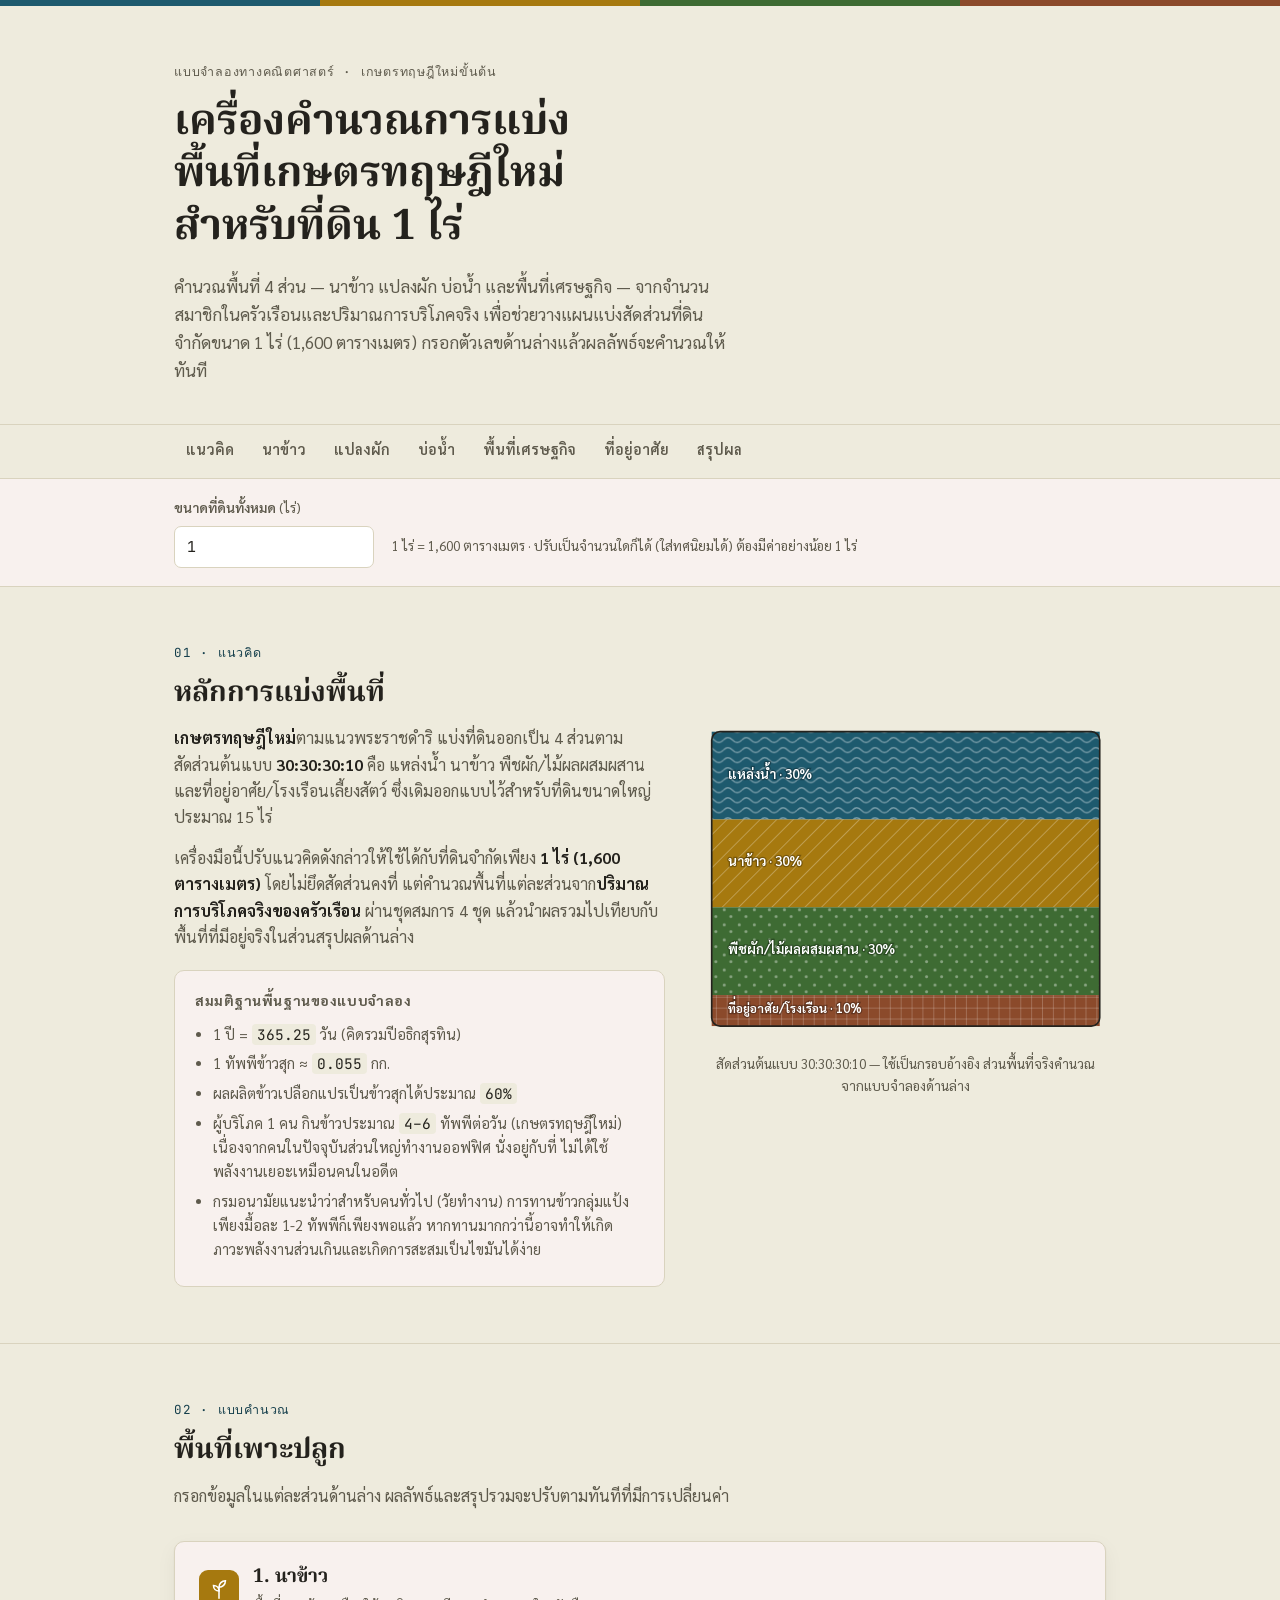
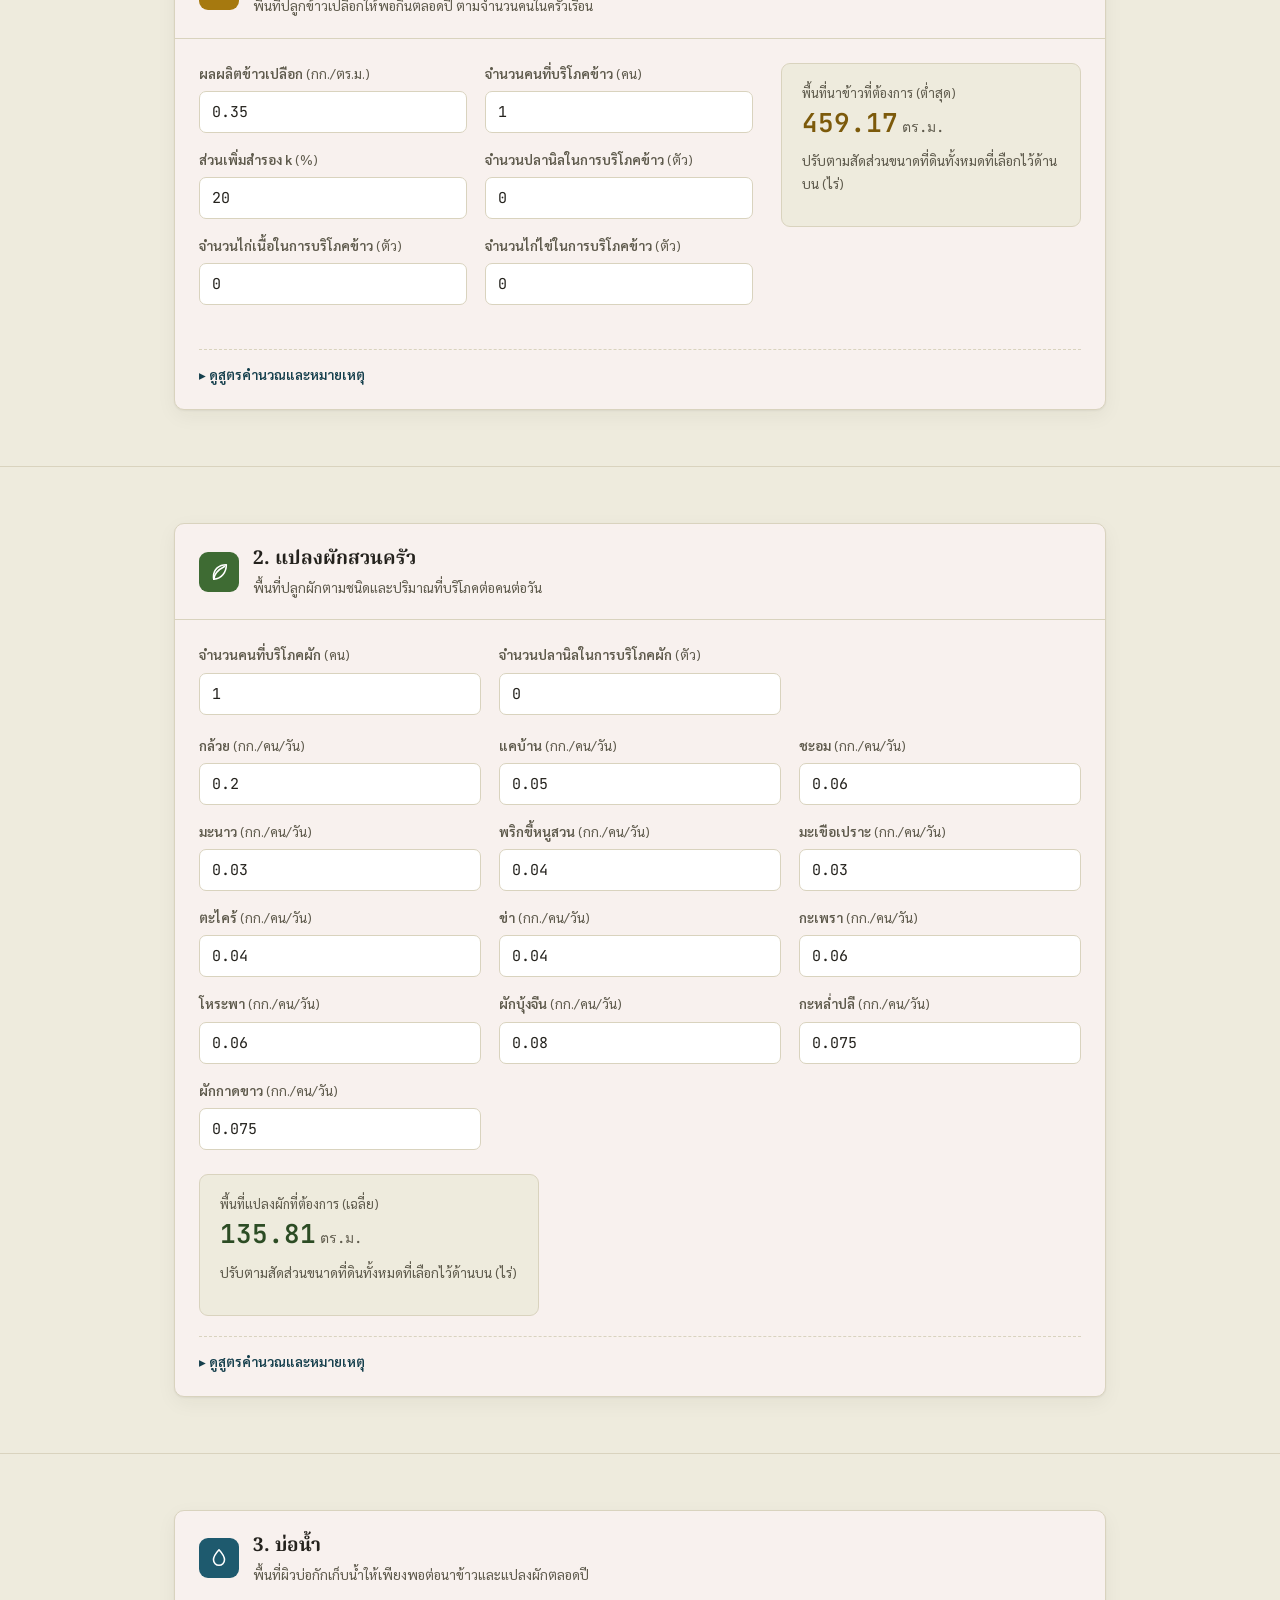
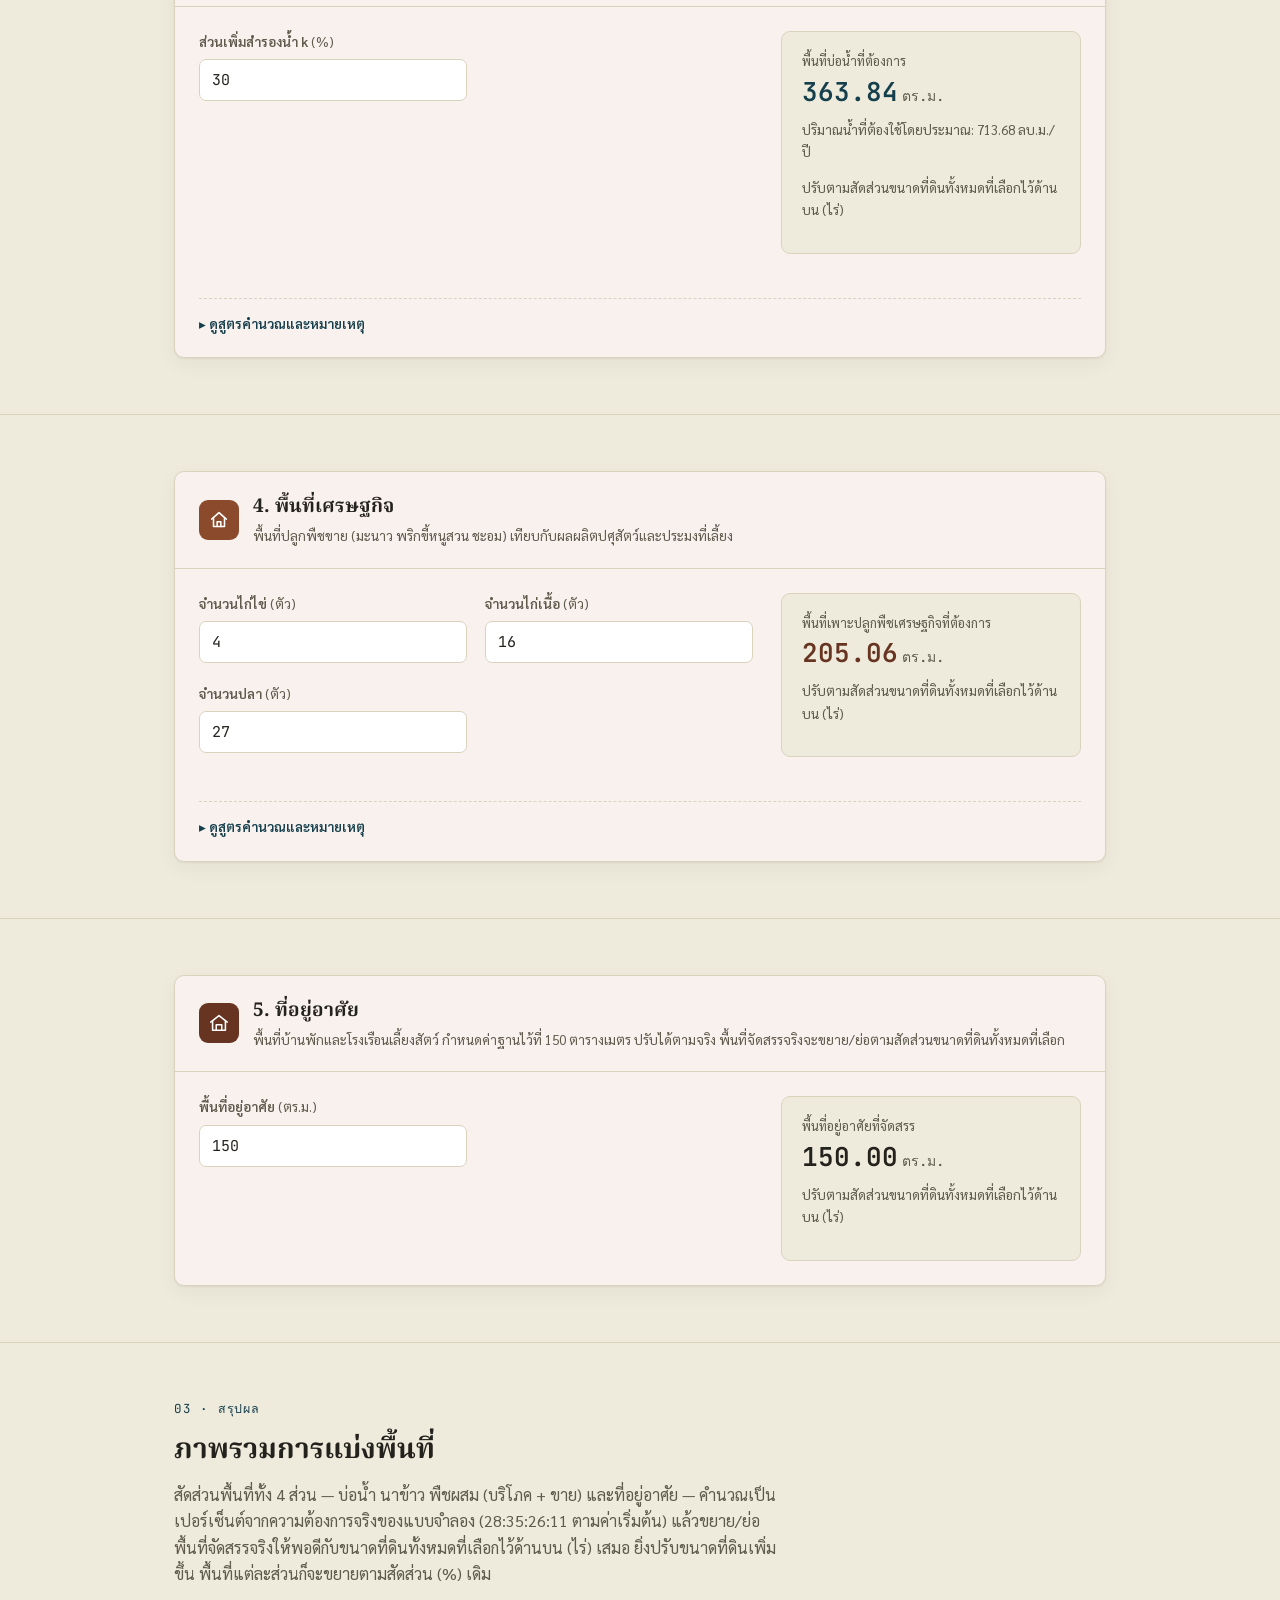
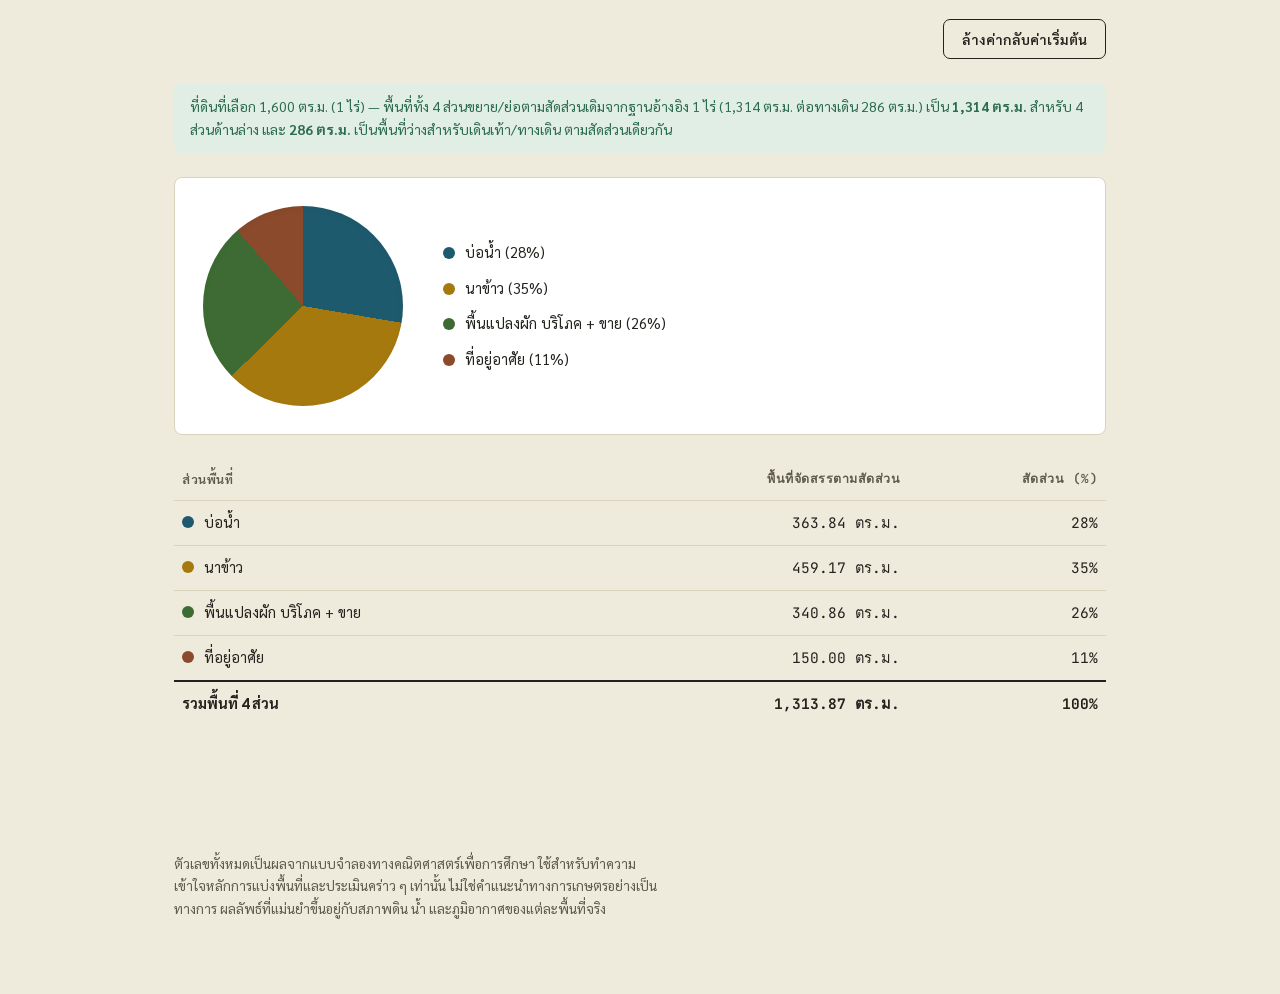
<file: index.html>
<!DOCTYPE html>
<html lang="th">
<head>
<meta charset="UTF-8">
<meta name="viewport" content="width=device-width, initial-scale=1.0">
<title>เครื่องคำนวณการแบ่งพื้นที่เกษตรทฤษฎีใหม่ · 1 ไร่</title>
<meta name="description" content="เครื่องมือคำนวณพื้นที่นาข้าว แปลงผัก บ่อน้ำ และพื้นที่เศรษฐกิจ สำหรับเกษตรทฤษฎีใหม่ในที่ดินจำกัด 1 ไร่">
<link rel="preconnect" href="https://fonts.googleapis.com">
<link rel="preconnect" href="https://fonts.gstatic.com" crossorigin>
<link href="https://fonts.googleapis.com/css2?family=Noto+Serif+Thai:wght@500;600;700&family=Sarabun:wght@300;400;500;600;700&family=JetBrains+Mono:wght@400;500;600&display=swap" rel="stylesheet">
<link rel="stylesheet" href="style.css">
</head>
<body>

<div class="brand-stripe" aria-hidden="true"><span></span><span></span><span></span><span></span></div>

<header class="site-header">
  <div class="wrap">
    <p class="eyebrow">แบบจำลองทางคณิตศาสตร์ &middot; เกษตรทฤษฎีใหม่ขั้นต้น</p>
    <h1>เครื่องคำนวณการแบ่งพื้นที่เกษตรทฤษฎีใหม่ สำหรับที่ดิน <span id="land-rai-h1">1 ไร่</span></h1>
    <p class="lede">คำนวณพื้นที่ 4 ส่วน — นาข้าว แปลงผัก บ่อน้ำ และพื้นที่เศรษฐกิจ — จากจำนวนสมาชิกในครัวเรือนและปริมาณการบริโภคจริง เพื่อช่วยวางแผนแบ่งสัดส่วนที่ดินจำกัดขนาด <span id="land-rai-lede">1 ไร่</span> (<span id="land-sqm-lede">1,600</span> ตารางเมตร) กรอกตัวเลขด้านล่างแล้วผลลัพธ์จะคำนวณให้ทันที</p>
  </div>
</header>

<nav class="toc" aria-label="สารบัญ">
  <ul>
    <li><a href="#concept">แนวคิด</a></li>
    <li><a href="#calc-rice">นาข้าว</a></li>
    <li><a href="#calc-veg">แปลงผัก</a></li>
    <li><a href="#calc-water">บ่อน้ำ</a></li>
    <li><a href="#calc-sell">พื้นที่เศรษฐกิจ</a></li>
    <li><a href="#calc-house">ที่อยู่อาศัย</a></li>
    <li><a href="#summary">สรุปผล</a></li>
  </ul>
</nav>

<main id="app">

  <section id="land-size" class="land-bar" aria-label="ปรับขนาดที่ดินทั้งหมด">
    <div class="wrap">
      <div class="field land-bar-field">
        <label for="land-rai">ขนาดที่ดินทั้งหมด <span class="unit">(ไร่)</span></label>
        <input type="number" id="land-rai" min="1" step="0.01" value="1" inputmode="decimal">
      </div>
      <p class="land-bar-note">1 ไร่ = 1,600 ตารางเมตร &middot; ปรับเป็นจำนวนใดก็ได้ (ใส่ทศนิยมได้) ต้องมีค่าอย่างน้อย 1 ไร่</p>
    </div>
  </section>

  <section id="concept">
    <div class="wrap">
      <p class="section-kicker">01 &middot; แนวคิด</p>
      <h2>หลักการแบ่งพื้นที่</h2>
      <div class="concept-grid">
        <div class="concept-text">
          <p><strong>เกษตรทฤษฎีใหม่</strong>ตามแนวพระราชดำริ แบ่งที่ดินออกเป็น 4 ส่วนตามสัดส่วนต้นแบบ <strong>30:30:30:10</strong> คือ แหล่งน้ำ นาข้าว พืชผัก/ไม้ผลผสมผสาน และที่อยู่อาศัย/โรงเรือนเลี้ยงสัตว์ ซึ่งเดิมออกแบบไว้สำหรับที่ดินขนาดใหญ่ประมาณ 15 ไร่</p>
          <p>เครื่องมือนี้ปรับแนวคิดดังกล่าวให้ใช้ได้กับที่ดินจำกัดเพียง <strong><span id="land-rai-concept">1 ไร่</span> (<span id="land-sqm-concept">1,600</span> ตารางเมตร)</strong> โดยไม่ยึดสัดส่วนคงที่ แต่คำนวณพื้นที่แต่ละส่วนจาก<strong>ปริมาณการบริโภคจริงของครัวเรือน</strong> ผ่านชุดสมการ 4 ชุด แล้วนำผลรวมไปเทียบกับพื้นที่ที่มีอยู่จริงในส่วนสรุปผลด้านล่าง</p>
          <div class="assumptions">
            <h3>สมมติฐานพื้นฐานของแบบจำลอง</h3>
            <ul>
              <li>1 ปี = <code>365.25</code> วัน (คิดรวมปีอธิกสุรทิน)</li>
              <li>1 ทัพพีข้าวสุก ≈ <code>0.055</code> กก.</li>
              <li>ผลผลิตข้าวเปลือกแปรเป็นข้าวสุกได้ประมาณ <code>60%</code></li>
              <li>ผู้บริโภค 1 คน กินข้าวประมาณ <code>4–6</code> ทัพพีต่อวัน (เกษตรทฤษฎีใหม่) เนื่องจากคนในปัจจุบันส่วนใหญ่ทำงานออฟฟิศ นั่งอยู่กับที่ ไม่ได้ใช้พลังงานเยอะเหมือนคนในอดีต</li>
              <li>กรมอนามัยแนะนำว่าสำหรับคนทั่วไป (วัยทำงาน) การทานข้าวกลุ่มแป้งเพียงมื้อละ 1-2 ทัพพีก็เพียงพอแล้ว หากทานมากกว่านี้อาจทำให้เกิดภาวะพลังงานส่วนเกินและเกิดการสะสมเป็นไขมันได้ง่าย</li>
            </ul>
          </div>
        </div>
        <div>
          <svg class="plot-diagram" viewBox="0 0 480 380" role="img" aria-label="แผนผังสัดส่วนที่ดินต้นแบบ 30:30:30:10">
            <defs>
              <pattern id="pWater" width="22" height="12" patternUnits="userSpaceOnUse">
                <path d="M0 6 Q5.5 0 11 6 T22 6" fill="none" stroke="#ffffff" stroke-opacity="0.4" stroke-width="1.6"/>
              </pattern>
              <pattern id="pRice" width="14" height="14" patternUnits="userSpaceOnUse" patternTransform="rotate(45)">
                <line x1="0" y1="0" x2="0" y2="14" stroke="#ffffff" stroke-opacity="0.32" stroke-width="2"/>
              </pattern>
              <pattern id="pCrop" width="18" height="18" patternUnits="userSpaceOnUse">
                <circle cx="5" cy="5" r="1.8" fill="#ffffff" fill-opacity="0.38"/>
                <circle cx="13" cy="13" r="1.8" fill="#ffffff" fill-opacity="0.38"/>
              </pattern>
              <pattern id="pSoil" width="13" height="13" patternUnits="userSpaceOnUse">
                <line x1="0" y1="0" x2="13" y2="0" stroke="#ffffff" stroke-opacity="0.32" stroke-width="1.5"/>
                <line x1="0" y1="0" x2="0" y2="13" stroke="#ffffff" stroke-opacity="0.32" stroke-width="1.5"/>
              </pattern>
            </defs>

            <rect x="8" y="8" width="464" height="105" fill="var(--water)"/>
            <rect x="8" y="8" width="464" height="105" fill="url(#pWater)"/>

            <rect x="8" y="113" width="464" height="105" fill="var(--rice)"/>
            <rect x="8" y="113" width="464" height="105" fill="url(#pRice)"/>

            <rect x="8" y="218" width="464" height="105" fill="var(--crop)"/>
            <rect x="8" y="218" width="464" height="105" fill="url(#pCrop)"/>

            <rect x="8" y="323" width="464" height="37" fill="var(--soil)"/>
            <rect x="8" y="323" width="464" height="37" fill="url(#pSoil)"/>

            <rect x="8" y="8" width="464" height="352" rx="10" fill="none" stroke="var(--ink)" stroke-width="2"/>

            <text x="28" y="64">แหล่งน้ำ &middot; 30%</text>
            <text x="28" y="169">นาข้าว &middot; 30%</text>
            <text x="28" y="274">พืชผัก/ไม้ผลผสมผสาน &middot; 30%</text>
            <text x="28" y="345" font-size="15">ที่อยู่อาศัย/โรงเรือน &middot; 10%</text>
          </svg>
          <p class="plot-caption">สัดส่วนต้นแบบ 30:30:30:10 — ใช้เป็นกรอบอ้างอิง ส่วนพื้นที่จริงคำนวณจากแบบจำลองด้านล่าง</p>
        </div>
      </div>
    </div>
  </section>

  <section id="calc-rice">
    <div class="wrap">
      <p class="section-kicker">02 &middot; แบบคำนวณ</p>
      <h2>พื้นที่เพาะปลูก</h2>
      <p class="section-intro">กรอกข้อมูลในแต่ละส่วนด้านล่าง ผลลัพธ์และสรุปรวมจะปรับตามทันทีที่มีการเปลี่ยนค่า</p>

      <div class="calc-card calc-rice">
        <div class="card-head">
          <span class="card-icon" aria-hidden="true">
            <svg width="22" height="22" viewBox="0 0 24 24" fill="none" stroke="currentColor" stroke-width="1.7" stroke-linecap="round"><path d="M12 21V9"/><path d="M12 9c0-4 3-7 7-7 0 4-3 7-7 7Z"/><path d="M12 13c0-3.5-2.5-6-6-6 0 3.5 2.5 6 6 6Z"/></svg>
          </span>
          <div class="card-titles">
            <h3>1. นาข้าว</h3>
            <p>พื้นที่ปลูกข้าวเปลือกให้พอกินตลอดปี ตามจำนวนคนในครัวเรือน</p>
          </div>
        </div>
        <div class="card-body">
          <div class="field-grid">
            <div class="field">
              <label for="rice-yield">ผลผลิตข้าวเปลือก <span class="unit">(กก./ตร.ม.)</span></label>
              <input type="number" id="rice-yield" min="0.01" step="0.01">
            </div>
            <div class="field">
              <label for="rice-people">จำนวนคนที่บริโภคข้าว <span class="unit">(คน)</span></label>
              <input type="number" id="rice-people" min="0" step="1">
            </div>
            <div class="field">
              <label for="rice-k">ส่วนเพิ่มสำรอง k <span class="unit">(%)</span></label>
              <input type="number" id="rice-k" step="0.01">
            </div>
            <div class="field">
              <label for="rice-fish">จำนวนปลานิลในการบริโภคข้าว <span class="unit">(ตัว)</span></label>
              <input type="number" id="rice-fish" min="0" step="1">
            </div>
            <div class="field">
              <label for="rice-meat">จำนวนไก่เนื้อในการบริโภคข้าว <span class="unit">(ตัว)</span></label>
              <input type="number" id="rice-meat" min="0" step="1">
            </div>
            <div class="field">
              <label for="rice-egg">จำนวนไก่ไข่ในการบริโภคข้าว <span class="unit">(ตัว)</span></label>
              <input type="number" id="rice-egg" min="0" step="1">
            </div>
          </div>
          <div class="result-box">
            <p class="result-label">พื้นที่นาข้าวที่ต้องการ (ต่ำสุด)</p>
            <div class="result-figure"><span id="rice-out">—</span><span class="result-unit">ตร.ม.</span></div>
            <p class="result-sub">ปรับตามสัดส่วนขนาดที่ดินทั้งหมดที่เลือกไว้ด้านบน (ไร่)</p>
            <p class="result-note" id="rice-out-note" hidden>ระบุผลผลิตข้าวเปลือกมากกว่า 0 เพื่อคำนวณ</p>
          </div>
        </div>
        <div class="wrap" style="padding: 0 24px 22px;">
          <details class="formula-details">
            <summary>ดูสูตรคำนวณและหมายเหตุ</summary>
            <div class="formula-block">
              <span class="formula-line">R_yield = ผลผลิตข้าวเปลือก &times; 0.60</span>
              <span class="formula-line">ความต้องการต่ำสุด = 365.25 &times; คน &times; (0.055 &times; 4)
ความต้องการสูงสุด = 365.25 &times; คน &times; (0.055 &times; 6)</span>
              <span class="formula-line">พื้นที่ (ต่ำสุด–สูงสุด) = (1 + k/100) &times; ความต้องการ / R_yield
พื้นที่ที่แสดงผล = พื้นที่ต่ำสุด (ใช้สมมติฐาน 4 ทัพพี/คน/วัน)</span>
              <p>ช่องจำนวนปลานิล/ไก่เนื้อ/ไก่ไข่ เป็นส่วนหนึ่งของแบบจำลองต้นทาง แต่ในสูตรคำนวณพื้นที่นาข้าวชุดนี้ ค่าดังกล่าวยังไม่ถูกนำมารวมในผลลัพธ์สุดท้าย (คูณด้วย 0 ในสมการต้นฉบับ) จึงยังไม่ส่งผลต่อตัวเลขด้านบน</p>
            </div>
          </details>
        </div>
      </div>
    </div>
  </section>

  <section id="calc-veg">
    <div class="wrap">
      <div class="calc-card calc-veg">
        <div class="card-head">
          <span class="card-icon" aria-hidden="true">
            <svg width="22" height="22" viewBox="0 0 24 24" fill="none" stroke="currentColor" stroke-width="1.7" stroke-linecap="round" stroke-linejoin="round"><path d="M20 4c-8 0-14 5-14 13 0 1 0 2 .3 3C15 19 20 12 20 4Z"/><path d="M6.3 20C7 13 12 9 18 6"/></svg>
          </span>
          <div class="card-titles">
            <h3>2. แปลงผักสวนครัว</h3>
            <p>พื้นที่ปลูกผักตามชนิดและปริมาณที่บริโภคต่อคนต่อวัน</p>
          </div>
        </div>
        <div class="card-body" style="grid-template-columns: 1fr;">
          <div>
            <div class="field-grid" style="margin-bottom:20px;">
              <div class="field">
                <label for="veg-people">จำนวนคนที่บริโภคผัก <span class="unit">(คน)</span></label>
                <input type="number" id="veg-people" min="0" step="1">
              </div>
              <div class="field">
                <label for="veg-fish">จำนวนปลานิลในการบริโภคผัก <span class="unit">(ตัว)</span></label>
                <input type="number" id="veg-fish" min="0" step="1">
              </div>
            </div>
            <div class="field-grid" id="veg-fields"></div>
          </div>
        </div>
        <div class="wrap" style="padding: 0 24px 22px;">
          <div class="result-box" style="max-width:340px;">
            <p class="result-label">พื้นที่แปลงผักที่ต้องการ (เฉลี่ย)</p>
            <div class="result-figure"><span id="veg-out-avg">—</span><span class="result-unit">ตร.ม.</span></div>
            <p class="result-sub">ปรับตามสัดส่วนขนาดที่ดินทั้งหมดที่เลือกไว้ด้านบน (ไร่)</p>
          </div>
          <details class="formula-details">
            <summary>ดูสูตรคำนวณและหมายเหตุ</summary>
            <div class="formula-block">
              <span class="formula-line">สำหรับผักแต่ละชนิด: เทอม = ปริมาณที่กิน/คน/วัน &divide; อัตราผลผลิตต่อตร.ม.</span>
              <span class="formula-line">ผลรวมเทอม = ผลรวมของผักทั้ง 13 ชนิด</span>
              <span class="formula-line">พื้นที่ผัก = จำนวนคน &times; 365.25 &times; ผลรวมเทอม</span>
              <p>ช่องจำนวนปลานิลเป็นส่วนหนึ่งของแบบจำลองต้นทาง แต่ยังไม่ถูกนำมารวมในผลลัพธ์สุดท้ายเช่นเดียวกับส่วนนาข้าว</p>
            </div>
          </details>
        </div>
      </div>
    </div>
  </section>

  <section id="calc-water">
    <div class="wrap">
      <div class="calc-card calc-water">
        <div class="card-head">
          <span class="card-icon" aria-hidden="true">
            <svg width="22" height="22" viewBox="0 0 24 24" fill="none" stroke="currentColor" stroke-width="1.7" stroke-linecap="round" stroke-linejoin="round"><path d="M12 3s6 6.5 6 11a6 6 0 0 1-12 0c0-4.5 6-11 6-11Z"/></svg>
          </span>
          <div class="card-titles">
            <h3>3. บ่อน้ำ</h3>
            <p>พื้นที่ผิวบ่อกักเก็บน้ำให้เพียงพอต่อนาข้าวและแปลงผักตลอดปี</p>
          </div>
        </div>
        <div class="card-body">
          <div class="field-grid">
            <div class="field">
              <label for="water-k">ส่วนเพิ่มสำรองน้ำ k <span class="unit">(%)</span></label>
              <input type="number" id="water-k" min="0" step="0.01">
            </div>
          </div>
          <div class="result-box">
            <p class="result-label">พื้นที่บ่อน้ำที่ต้องการ</p>
            <div class="result-figure"><span id="water-out">—</span><span class="result-unit">ตร.ม.</span></div>
            <p class="result-sub">ปริมาณน้ำที่ต้องใช้โดยประมาณ: <span id="water-out-need">—</span> ลบ.ม./ปี</p>
            <p class="result-sub">ปรับตามสัดส่วนขนาดที่ดินทั้งหมดที่เลือกไว้ด้านบน (ไร่)</p>
          </div>
        </div>
        <div class="wrap" style="padding: 0 24px 22px;">
          <details class="formula-details">
            <summary>ดูสูตรคำนวณและหมายเหตุ</summary>
            <div class="formula-block">
              <span class="formula-line">ปริมาณน้ำที่ต้องใช้ (W_need) = 365.25 &times; ผลรวมของ(น้ำที่ผักแต่ละชนิดต้องการ &times; วัน)</span>
              <span class="formula-line">พื้นที่บ่อน้ำ = (2/3 &times; W_need &times; (1 + k/100)) / 1.70</span>
              <p>ตัวหาร 1.70 แทนความลึกเฉลี่ยของบ่อ (เมตร) ที่ใช้แปลงปริมาตรน้ำที่ต้องการเป็นพื้นที่ผิวบ่อ ตามแบบจำลอง Python</p>
            </div>
          </details>
        </div>
      </div>
    </div>
  </section>

  <section id="calc-sell">
    <div class="wrap">
      <div class="calc-card calc-sell">
        <div class="card-head">
          <span class="card-icon" aria-hidden="true">
            <svg width="22" height="22" viewBox="0 0 24 24" fill="none" stroke="currentColor" stroke-width="1.7" stroke-linecap="round" stroke-linejoin="round"><path d="M4 11 12 4l8 7"/><path d="M6 10v9h12v-9"/><path d="M10 19v-5h4v5"/></svg>
          </span>
          <div class="card-titles">
            <h3>4. พื้นที่เศรษฐกิจ</h3>
            <p>พื้นที่ปลูกพืชขาย (มะนาว พริกขี้หนูสวน ชะอม) เทียบกับผลผลิตปศุสัตว์และประมงที่เลี้ยง</p>
          </div>
        </div>
        <div class="card-body">
          <div class="field-grid">
            <div class="field">
              <label for="sell-egg">จำนวนไก่ไข่ <span class="unit">(ตัว)</span></label>
              <input type="number" id="sell-egg" min="0" step="1">
            </div>
            <div class="field">
              <label for="sell-meat">จำนวนไก่เนื้อ <span class="unit">(ตัว)</span></label>
              <input type="number" id="sell-meat" min="0" step="1">
            </div>
            <div class="field">
              <label for="sell-fish">จำนวนปลา <span class="unit">(ตัว)</span></label>
              <input type="number" id="sell-fish" min="0" step="0.01">
            </div>
          </div>
          <div class="result-box">
            <p class="result-label">พื้นที่เพาะปลูกพืชเศรษฐกิจที่ต้องการ</p>
            <div class="result-figure"><span id="sell-out">—</span><span class="result-unit">ตร.ม.</span></div>
            <p class="result-sub">ปรับตามสัดส่วนขนาดที่ดินทั้งหมดที่เลือกไว้ด้านบน (ไร่)</p>
          </div>
        </div>
        <div class="wrap" style="padding: 0 24px 22px;">
          <details class="formula-details">
            <summary>ดูสูตรคำนวณและหมายเหตุ</summary>
            <div class="formula-block">
              <span class="formula-line">มูลค่าปศุสัตว์/ประมง = (ไก่ไข่&times;0.120&times;27.5) + (ไก่เนื้อ&times;0.090&times;21.5) + (ปลา&times;0.090&times;25)</span>
              <span class="formula-line">พื้นที่ = มูลค่าปศุสัตว์/ประมง &times; 365.25 &times; พื้นที่อ้างอิงพืช 3 ชนิด / ราคาอ้างอิงพืช 3 ชนิด</span>
              <p>พื้นที่และราคาอ้างอิง คำนวณจากมะนาว พริกขี้หนูสวน และชะอม ตามค่าคงที่ในแบบจำลอง</p>
            </div>
          </details>
        </div>
      </div>
    </div>
  </section>

  <section id="calc-house">
    <div class="wrap">
      <div class="calc-card calc-house">
        <div class="card-head">
          <span class="card-icon" aria-hidden="true">
            <svg width="22" height="22" viewBox="0 0 24 24" fill="none" stroke="currentColor" stroke-width="1.7" stroke-linecap="round" stroke-linejoin="round"><path d="M3 11 12 4l9 7"/><path d="M5 10v10h14V10"/><path d="M9 20v-6h6v6"/></svg>
          </span>
          <div class="card-titles">
            <h3>5. ที่อยู่อาศัย</h3>
            <p>พื้นที่บ้านพักและโรงเรือนเลี้ยงสัตว์ กำหนดค่าฐานไว้ที่ 150 ตารางเมตร ปรับได้ตามจริง พื้นที่จัดสรรจริงจะขยาย/ย่อตามสัดส่วนขนาดที่ดินทั้งหมดที่เลือก</p>
          </div>
        </div>
        <div class="card-body">
          <div class="field-grid">
            <div class="field">
              <label for="house-area">พื้นที่อยู่อาศัย <span class="unit">(ตร.ม.)</span></label>
              <input type="number" id="house-area" min="0" step="0.01">
            </div>
          </div>
          <div class="result-box">
            <p class="result-label">พื้นที่อยู่อาศัยที่จัดสรร</p>
            <div class="result-figure"><span id="house-out">—</span><span class="result-unit">ตร.ม.</span></div>
            <p class="result-sub">ปรับตามสัดส่วนขนาดที่ดินทั้งหมดที่เลือกไว้ด้านบน (ไร่)</p>
          </div>
        </div>
      </div>
    </div>
  </section>

  <section id="summary">
    <div class="wrap">
      <p class="section-kicker">03 &middot; สรุปผล</p>
      <h2>ภาพรวมการแบ่งพื้นที่</h2>
      <p class="section-intro">สัดส่วนพื้นที่ทั้ง 4 ส่วน — บ่อน้ำ นาข้าว พืชผสม (บริโภค + ขาย) และที่อยู่อาศัย — คำนวณเป็นเปอร์เซ็นต์จากความต้องการจริงของแบบจำลอง (28:35:26:11 ตามค่าเริ่มต้น) แล้วขยาย/ย่อพื้นที่จัดสรรจริงให้พอดีกับขนาดที่ดินทั้งหมดที่เลือกไว้ด้านบน (ไร่) เสมอ ยิ่งปรับขนาดที่ดินเพิ่มขึ้น พื้นที่แต่ละส่วนก็จะขยายตามสัดส่วน (%) เดิม</p>

      <div class="summary-controls">
        <button class="btn btn-ghost" id="reset-btn" type="button" style="margin-left:auto;">ล้างค่ากลับค่าเริ่มต้น</button>
      </div>

      <div id="land-compare"></div>

      <div class="chart-layout">
        <div class="pie-chart" id="pie-chart" role="img" aria-label="กราฟวงกลมแสดงสัดส่วนพื้นที่"></div>
        <div class="legend-column" id="chart-legend">
          <!-- ไดนามิกสร้างจาก JavaScript -->
        </div>
      </div>

      <table class="summary-table">
        <thead>
          <tr><th>ส่วนพื้นที่</th><th>พื้นที่จัดสรรตามสัดส่วน</th><th>สัดส่วน (%)</th></tr>
        </thead>
        <tbody id="sum-table-body"></tbody>
        <tfoot>
          <tr class="total-row"><td>รวมพื้นที่ 4 ส่วน</td><td id="sum-total">—</td><td>100%</td></tr>
        </tfoot>
      </table>
    </div>
  </section>

</main>

<footer>
  <div class="wrap">
    <p>ตัวเลขทั้งหมดเป็นผลจากแบบจำลองทางคณิตศาสตร์เพื่อการศึกษา ใช้สำหรับทำความเข้าใจหลักการแบ่งพื้นที่และประเมินคร่าว ๆ เท่านั้น ไม่ใช่คำแนะนำทางการเกษตรอย่างเป็นทางการ ผลลัพธ์ที่แม่นยำขึ้นอยู่กับสภาพดิน น้ำ และภูมิอากาศของแต่ละพื้นที่จริง</p>
  </div>
</footer>

<script src="script.js"></script>

</body>
</html>
</file>
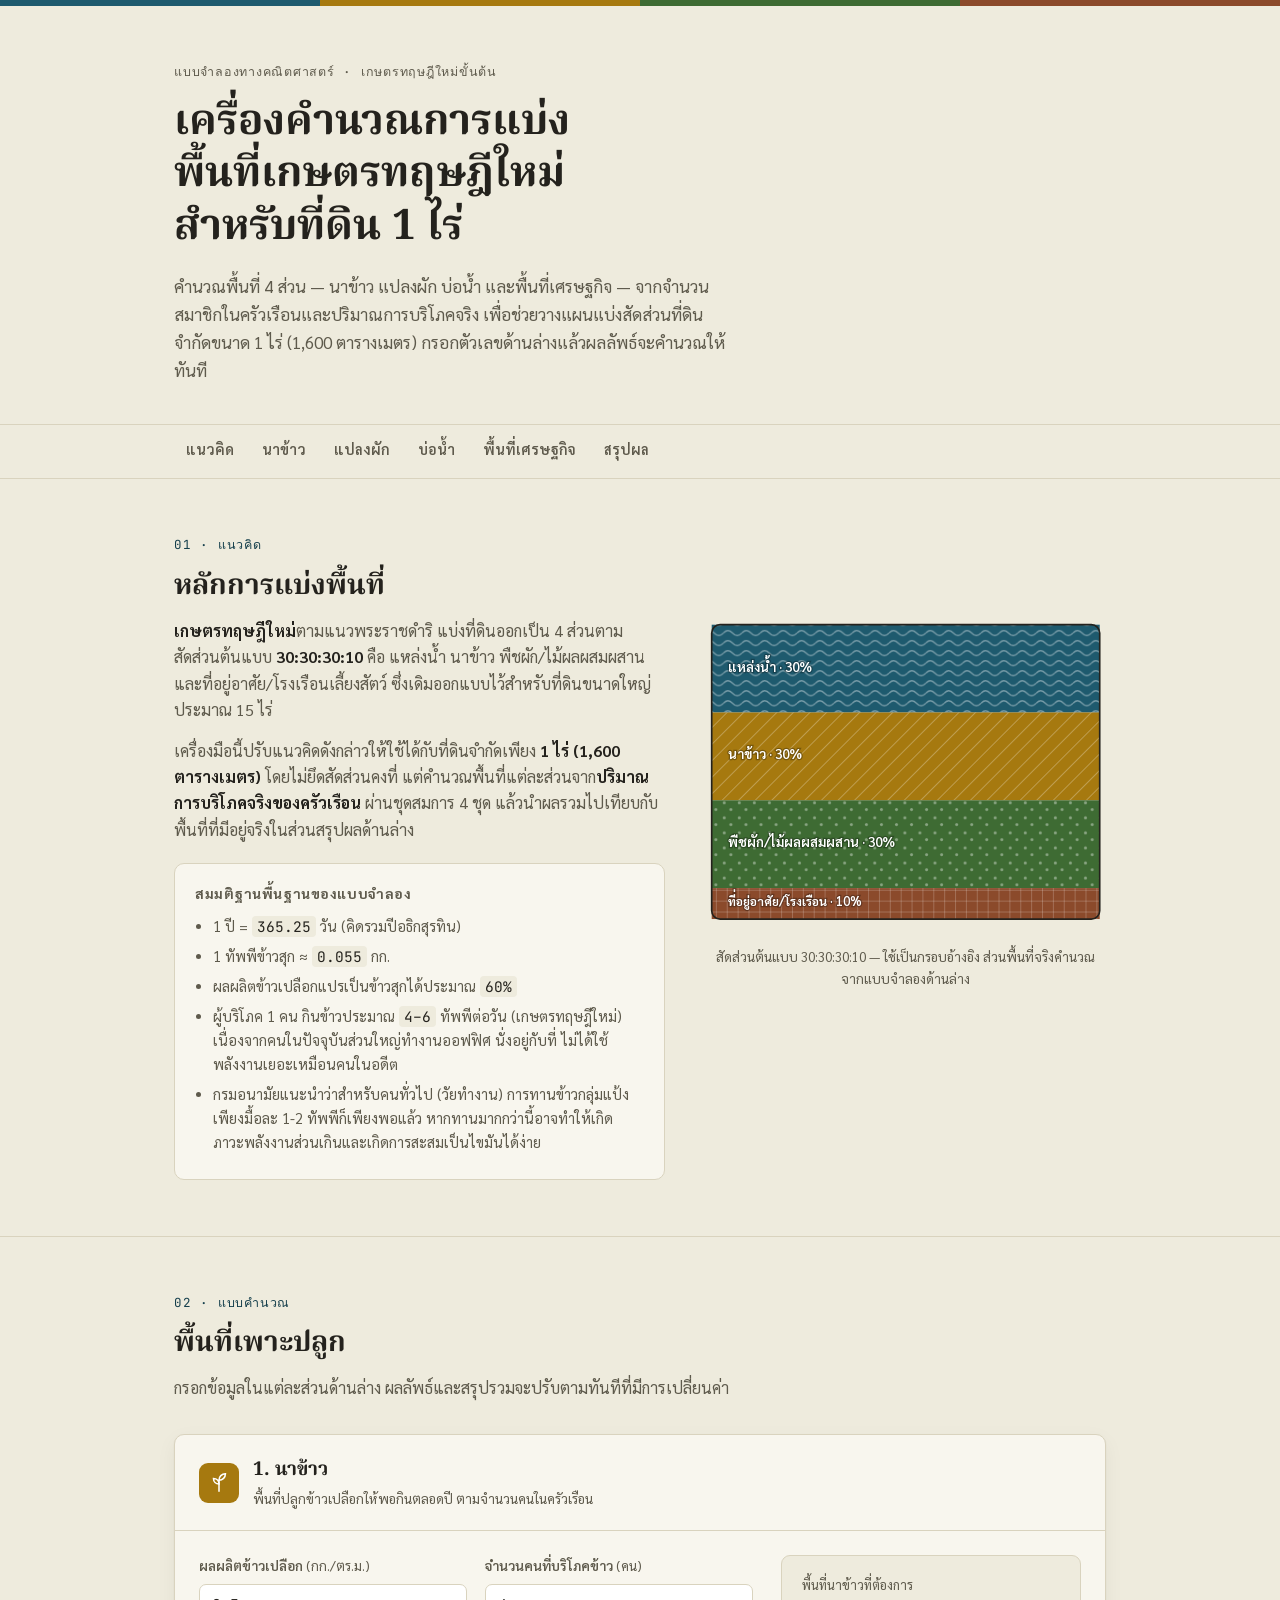
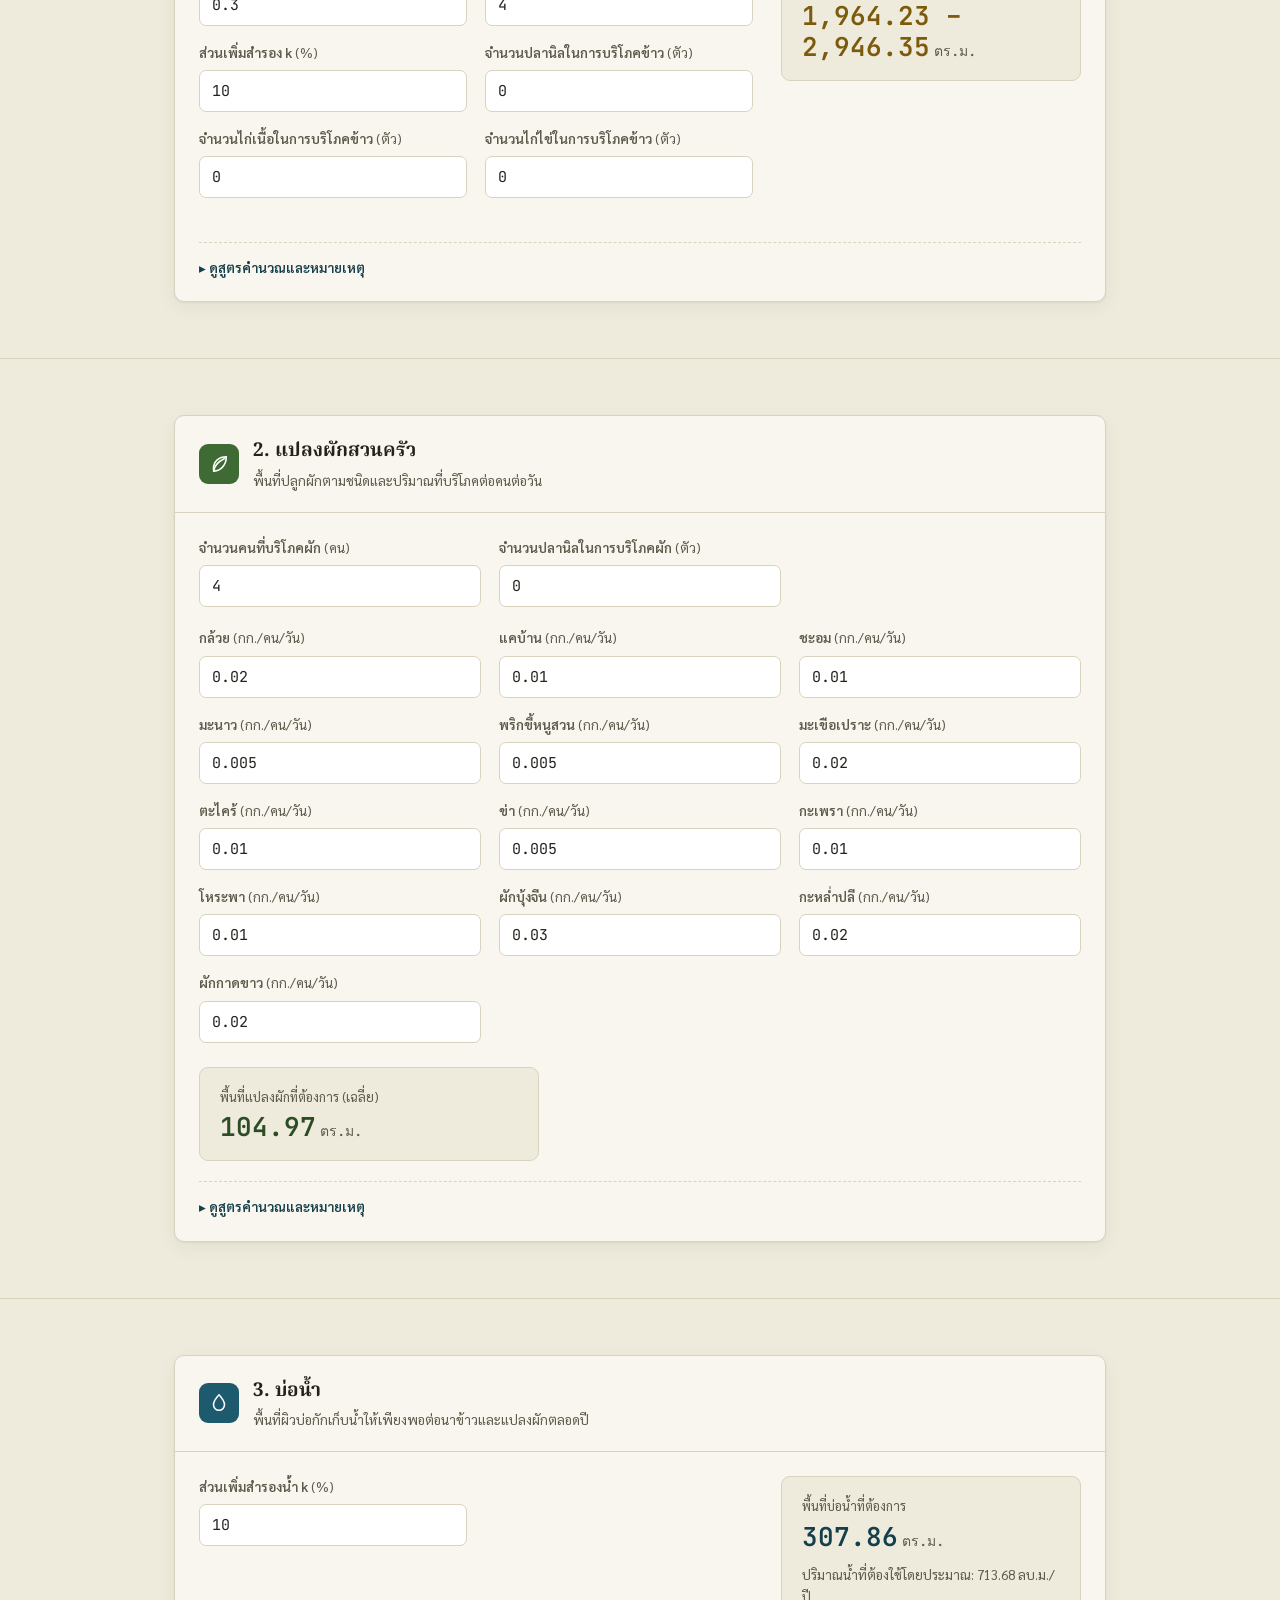
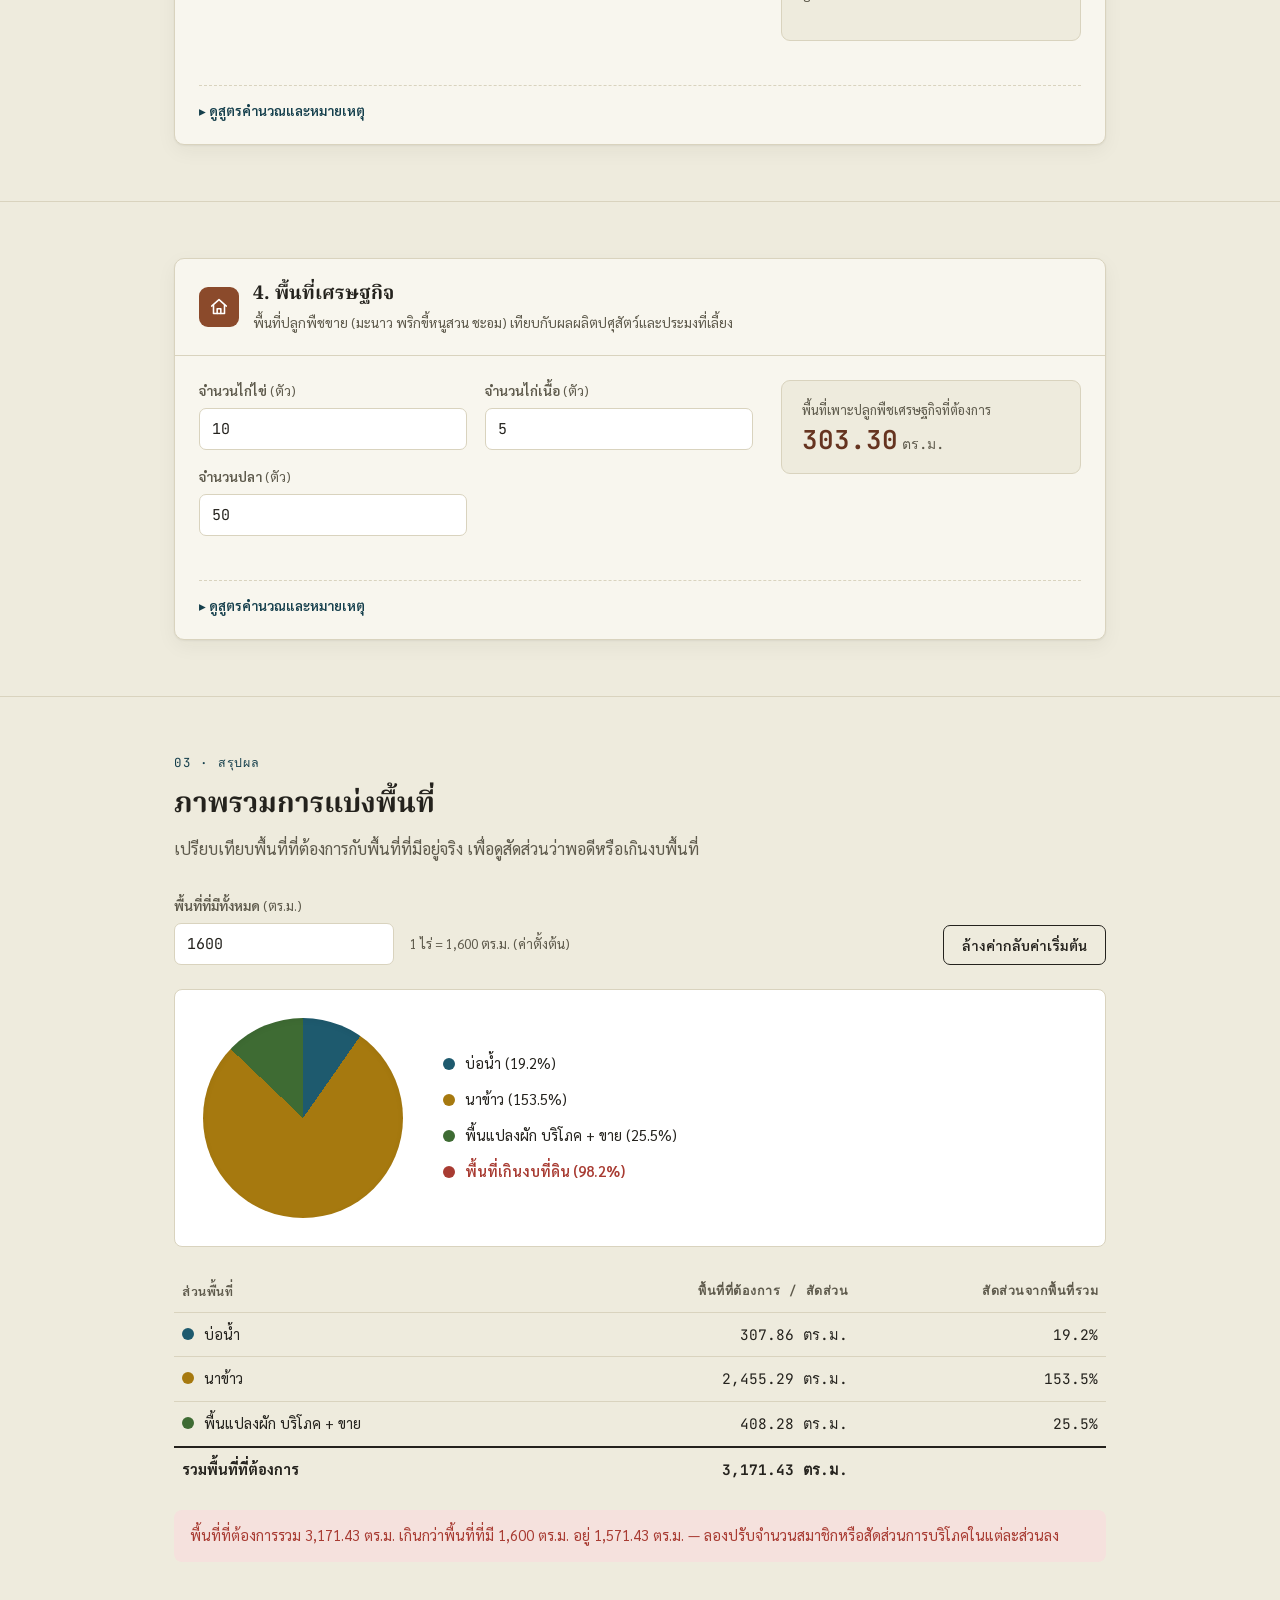
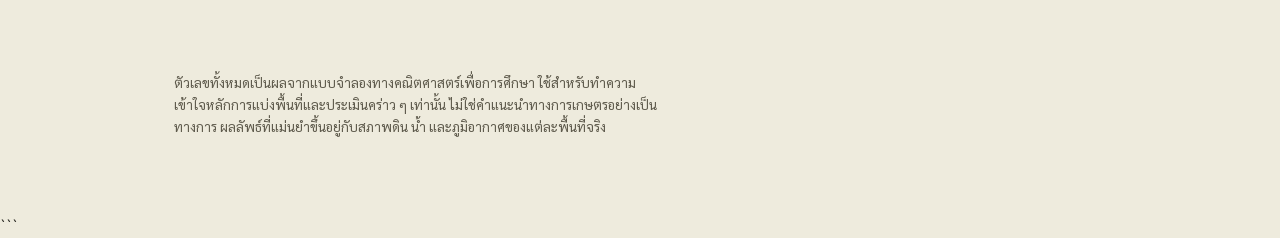
<file: agri-new-theory-calculator.html>
<!DOCTYPE html>
<html lang="th">
<head>
<meta charset="UTF-8">
<meta name="viewport" content="width=device-width, initial-scale=1.0">
<title>เครื่องคำนวณการแบ่งพื้นที่เกษตรทฤษฎีใหม่ · 1 ไร่</title>
<meta name="description" content="เครื่องมือคำนวณพื้นที่นาข้าว แปลงผัก บ่อน้ำ และพื้นที่เศรษฐกิจ สำหรับเกษตรทฤษฎีใหม่ในที่ดินจำกัด 1 ไร่">
<link rel="preconnect" href="https://fonts.googleapis.com">
<link rel="preconnect" href="https://fonts.gstatic.com" crossorigin>
<link href="https://fonts.googleapis.com/css2?family=Noto+Serif+Thai:wght@500;600;700&family=Sarabun:wght@300;400;500;600;700&family=JetBrains+Mono:wght@400;500;600&display=swap" rel="stylesheet">
<style>
  :root{
    --paper: #EEEBDD;
    --paper-raised: #F8F6EE;
    --ink: #24221D;
    --ink-soft: #5E5A4C;
    --line: #D9D3BE;

    --water: #1E5A6E;
    --water-deep: #153F4C;
    --water-soft: #E2EEF0;

    --rice: #A6790F;
    --rice-deep: #7C5A0B;
    --rice-soft: #F4ECD8;

    --crop: #3E6B33;
    --crop-deep: #2C4C24;
    --crop-soft: #E6EEE1;

    --soil: #8B4A2B;
    --soil-deep: #663420;
    --soil-soft: #F1E3D9;

    --warn: #A83B32;
    --warn-soft: #F5E1DD;
    --ok: #2C6B4F;
    --ok-soft: #E1EEE6;

    --font-display: 'Noto Serif Thai', 'Noto Serif', serif;
    --font-body: 'Sarabun', system-ui, sans-serif;
    --font-mono: 'JetBrains Mono', 'Noto Sans Mono', monospace;

    --radius: 10px;
    --shadow: 0 1px 2px rgba(36,34,29,0.06), 0 6px 20px rgba(36,34,29,0.05);
  }

  *{ box-sizing: border-box; }
  html{ scroll-behavior: smooth; }
  @media (prefers-reduced-motion: reduce){
    html{ scroll-behavior: auto; }
    *{ animation: none !important; transition: none !important; }
  }

  body{
    margin:0;
    background: var(--paper);
    color: var(--ink);
    font-family: var(--font-body);
    font-size: 16px;
    line-height: 1.65;
    -webkit-font-smoothing: antialiased;
  }

  .brand-stripe{
    height: 6px;
    display:flex;
  }
  .brand-stripe span{ flex:1; }
  .brand-stripe span:nth-child(1){ background: var(--water); }
  .brand-stripe span:nth-child(2){ background: var(--rice); }
  .brand-stripe span:nth-child(3){ background: var(--crop); }
  .brand-stripe span:nth-child(4){ background: var(--soil); }

  a{ color: var(--water-deep); }
  a:focus-visible, button:focus-visible, input:focus-visible, details:focus-visible summary{
    outline: 3px solid var(--water);
    outline-offset: 2px;
  }

  .wrap{ max-width: 980px; margin: 0 auto; padding: 0 24px; }

  header.site-header{
    padding: 56px 0 40px;
    border-bottom: 1px solid var(--line);
  }
  .eyebrow{
    font-family: var(--font-mono);
    font-size: 12.5px;
    letter-spacing: 0.06em;
    text-transform: uppercase;
    color: var(--ink-soft);
    margin: 0 0 14px;
  }
  h1{
    font-family: var(--font-display);
    font-weight: 700;
    font-size: clamp(28px, 4.4vw, 42px);
    line-height: 1.25;
    margin: 0 0 18px;
    max-width: 18ch;
  }
  .lede{
    max-width: 62ch;
    color: var(--ink-soft);
    font-size: 17px;
    margin: 0;
  }

  nav.toc{
    position: sticky;
    top: 0;
    z-index: 20;
    background: rgba(238,235,221,0.94);
    backdrop-filter: blur(4px);
    border-bottom: 1px solid var(--line);
  }
  nav.toc ul{
    max-width: 980px;
    margin: 0 auto;
    padding: 0 24px;
    list-style: none;
    display: flex;
    gap: 4px;
    overflow-x: auto;
  }
  nav.toc a{
    display:block;
    padding: 13px 12px;
    font-size: 14.5px;
    font-weight: 600;
    color: var(--ink-soft);
    text-decoration: none;
    white-space: nowrap;
    border-bottom: 3px solid transparent;
  }
  nav.toc a:hover{ color: var(--ink); border-bottom-color: var(--line); }

  main section{ padding: 56px 0; border-bottom: 1px solid var(--line); }
  main section:last-of-type{ border-bottom: none; }

  h2{
    font-family: var(--font-display);
    font-size: clamp(22px, 3vw, 28px);
    margin: 0 0 8px;
  }
  .section-kicker{
    font-family: var(--font-mono);
    font-size: 12.5px;
    color: var(--water-deep);
    text-transform: uppercase;
    letter-spacing: 0.06em;
    margin: 0 0 8px;
  }
  .section-intro{ max-width: 68ch; color: var(--ink-soft); margin: 0 0 32px; }

  /* Concept diagram */
  .concept-grid{
    display:grid;
    grid-template-columns: 1.1fr 0.9fr;
    gap: 40px;
    align-items: start;
  }
  @media (max-width: 760px){ .concept-grid{ grid-template-columns: 1fr; } }

  .concept-text p{ margin: 0 0 14px; color: var(--ink-soft); }
  .concept-text strong{ color: var(--ink); }

  .assumptions{
    margin-top: 20px;
    background: var(--paper-raised);
    border: 1px solid var(--line);
    border-radius: var(--radius);
    padding: 18px 20px;
  }
  .assumptions h3{
    font-family: var(--font-body);
    font-size: 14px;
    text-transform: uppercase;
    letter-spacing: 0.04em;
    color: var(--ink-soft);
    margin: 0 0 10px;
  }
  .assumptions ul{ margin:0; padding-left: 18px; font-size: 14.5px; color: var(--ink-soft); }
  .assumptions li{ margin-bottom: 6px; }
  .assumptions code{ font-family: var(--font-mono); background: var(--paper); padding: 1px 5px; border-radius: 4px; color: var(--ink); }

  .plot-diagram{ width: 100%; height: auto; display:block; }
  .plot-diagram text{
    font-family: var(--font-body);
    font-weight: 600;
    fill: #fff;
    paint-order: stroke;
    stroke: rgba(0,0,0,0.28);
    stroke-width: 3px;
  }
  .plot-caption{ margin-top: 10px; font-size: 13.5px; color: var(--ink-soft); text-align: center; }

  /* Calculator cards */
  .calc-card{
    background: var(--paper-raised);
    border: 1px solid var(--line);
    border-radius: var(--radius);
    box-shadow: var(--shadow);
    margin-bottom: 28px;
    overflow: hidden;
  }
  .calc-card:last-child{ margin-bottom: 0; }
  .card-head{
    display:flex;
    align-items: center;
    gap: 14px;
    padding: 20px 24px;
    border-bottom: 1px solid var(--line);
  }
  .card-icon{
    flex: 0 0 auto;
    width: 40px; height: 40px;
    border-radius: 9px;
    display:flex; align-items:center; justify-content:center;
    color: #fff;
  }
  .calc-rice .card-icon{ background: var(--rice); }
  .calc-veg .card-icon{ background: var(--crop); }
  .calc-water .card-icon{ background: var(--water); }
  .calc-sell .card-icon{ background: var(--soil); }

  .card-titles h3{ font-family: var(--font-display); font-size: 19px; margin: 0 0 2px; }
  .card-titles p{ margin:0; font-size: 13.5px; color: var(--ink-soft); }

  .card-body{ padding: 24px; display:grid; grid-template-columns: 1fr 300px; gap: 28px; }
  @media (max-width: 760px){ .card-body{ grid-template-columns: 1fr; } }

  .field-grid{
    display:grid;
    grid-template-columns: repeat(auto-fill, minmax(230px, 1fr));
    gap: 16px 18px;
  }
  .field label{
    display:block;
    font-size: 13.5px;
    font-weight: 600;
    color: var(--ink-soft);
    margin-bottom: 6px;
  }
  .field .unit{ font-weight: 400; color: var(--ink-soft); }
  .field input{
    width: 100%;
    padding: 10px 12px;
    border: 1px solid var(--line);
    border-radius: 7px;
    background: #fff;
    font-family: var(--font-mono);
    font-size: 15px;
    color: var(--ink);
  }
  .field input:hover{ border-color: var(--ink-soft); }

  .result-box{
    align-self: start;
    background: var(--paper);
    border: 1px solid var(--line);
    border-radius: 9px;
    padding: 18px 20px;
  }
  .result-box .result-label{ font-size: 13px; color: var(--ink-soft); margin: 0 0 4px; }
  .result-figure{
    font-family: var(--font-mono);
    font-weight: 600;
    font-size: 26px;
    line-height: 1.2;
  }
  .calc-rice .result-figure{ color: var(--rice-deep); }
  .calc-veg .result-figure{ color: var(--crop-deep); }
  .calc-water .result-figure{ color: var(--water-deep); }
  .calc-sell .result-figure{ color: var(--soil-deep); }
  .result-unit{ font-size: 14px; font-weight: 400; color: var(--ink-soft); margin-left: 4px; }
  .result-sub{ margin-top: 12px; font-size: 13.5px; color: var(--ink-soft); }
  .result-note{
    margin-top: 10px;
    font-size: 13px;
    color: var(--warn);
    background: var(--warn-soft);
    padding: 8px 10px;
    border-radius: 6px;
  }

  details.formula-details{ margin-top: 20px; border-top: 1px dashed var(--line); padding-top: 14px; }
  details.formula-details summary{
    cursor: pointer;
    font-size: 13.5px;
    font-weight: 600;
    color: var(--water-deep);
    list-style: none;
  }
  details.formula-details summary::-webkit-details-marker{ display:none; }
  details.formula-details summary::before{ content: "▸ "; }
  details.formula-details[open] summary::before{ content: "▾ "; }
  .formula-block{ margin-top: 12px; font-size: 13.5px; color: var(--ink-soft); }
  .formula-line{
    display:block;
    font-family: var(--font-mono);
    font-size: 13px;
    background: var(--paper);
    border: 1px solid var(--line);
    border-radius: 6px;
    padding: 8px 10px;
    margin-bottom: 6px;
    color: var(--ink);
    overflow-x: auto;
    white-space: pre;
  }

  .summary-controls{
    display:flex; align-items:flex-end; gap: 16px; flex-wrap: wrap;
    margin-bottom: 24px;
  }
  .summary-controls .field{ max-width: 220px; }

  .chart-layout {
    display: flex;
    flex-wrap: wrap;
    gap: 40px;
    align-items: center;
    margin-bottom: 24px;
    background: #fff;
    padding: 28px;
    border: 1px solid var(--line);
    border-radius: 8px;
  }
  .pie-chart {
    width: 200px;
    height: 200px;
    border-radius: 50%;
    background: #ccc;
    flex-shrink: 0;
    box-shadow: inset 0 2px 6px rgba(0,0,0,0.05);
  }
  .legend-column {
    display: flex;
    flex-direction: column;
    gap: 12px;
    font-size: 14.5px;
    color: var(--ink);
  }
  .dot{ display:inline-block; width: 12px; height: 12px; border-radius: 50%; margin-right: 10px; }

  table.summary-table{ width: 100%; border-collapse: collapse; font-size: 14.5px; margin-bottom: 18px; }
  table.summary-table th, table.summary-table td{ text-align: left; padding: 10px 8px; border-bottom: 1px solid var(--line); }
  table.summary-table th{ font-size: 12.5px; text-transform: uppercase; letter-spacing: 0.04em; color: var(--ink-soft); font-weight: 600; }
  table.summary-table td:nth-child(2), table.summary-table td:nth-child(3),
  table.summary-table th:nth-child(2), table.summary-table th:nth-child(3){ font-family: var(--font-mono); text-align: right; }
  tr.total-row td{ font-weight: 700; border-top: 2px solid var(--ink); border-bottom: none; }

  .summary-warning{ border-radius: 8px; padding: 14px 16px; font-size: 14.5px; }
  .summary-warning--over{ background: var(--warn-soft); color: var(--warn); }
  .summary-warning--ok{ background: var(--ok-soft); color: var(--ok); }

  .btn{
    font-family: var(--font-body);
    font-weight: 600;
    font-size: 14px;
    padding: 10px 18px;
    border-radius: 7px;
    border: 1px solid var(--ink);
    background: var(--ink);
    color: var(--paper);
    cursor: pointer;
  }
  .btn:hover{ background: var(--ink-soft); border-color: var(--ink-soft); }
  .btn-ghost{ background: transparent; color: var(--ink); }
  .btn-ghost:hover{ background: var(--paper-raised); }

  footer{ padding: 40px 0 60px; }
  footer p{ font-size: 13.5px; color: var(--ink-soft); max-width: 70ch; }
</style>
</head>
<body>

<div class="brand-stripe" aria-hidden="true"><span></span><span></span><span></span><span></span></div>

<header class="site-header">
  <div class="wrap">
    <p class="eyebrow">แบบจำลองทางคณิตศาสตร์ &middot; เกษตรทฤษฎีใหม่ขั้นต้น</p>
    <h1>เครื่องคำนวณการแบ่งพื้นที่เกษตรทฤษฎีใหม่ สำหรับที่ดิน 1 ไร่</h1>
    <p class="lede">คำนวณพื้นที่ 4 ส่วน — นาข้าว แปลงผัก บ่อน้ำ และพื้นที่เศรษฐกิจ — จากจำนวนสมาชิกในครัวเรือนและปริมาณการบริโภคจริง เพื่อช่วยวางแผนแบ่งสัดส่วนที่ดินจำกัดขนาด 1 ไร่ (1,600 ตารางเมตร) กรอกตัวเลขด้านล่างแล้วผลลัพธ์จะคำนวณให้ทันที</p>
  </div>
</header>

<nav class="toc" aria-label="สารบัญ">
  <ul>
    <li><a href="#concept">แนวคิด</a></li>
    <li><a href="#calc-rice">นาข้าว</a></li>
    <li><a href="#calc-veg">แปลงผัก</a></li>
    <li><a href="#calc-water">บ่อน้ำ</a></li>
    <li><a href="#calc-sell">พื้นที่เศรษฐกิจ</a></li>
    <li><a href="#summary">สรุปผล</a></li>
  </ul>
</nav>

<main id="app">

  <section id="concept">
    <div class="wrap">
      <p class="section-kicker">01 &middot; แนวคิด</p>
      <h2>หลักการแบ่งพื้นที่</h2>
      <div class="concept-grid">
        <div class="concept-text">
          <p><strong>เกษตรทฤษฎีใหม่</strong>ตามแนวพระราชดำริ แบ่งที่ดินออกเป็น 4 ส่วนตามสัดส่วนต้นแบบ <strong>30:30:30:10</strong> คือ แหล่งน้ำ นาข้าว พืชผัก/ไม้ผลผสมผสาน และที่อยู่อาศัย/โรงเรือนเลี้ยงสัตว์ ซึ่งเดิมออกแบบไว้สำหรับที่ดินขนาดใหญ่ประมาณ 15 ไร่</p>
          <p>เครื่องมือนี้ปรับแนวคิดดังกล่าวให้ใช้ได้กับที่ดินจำกัดเพียง <strong>1 ไร่ (1,600 ตารางเมตร)</strong> โดยไม่ยึดสัดส่วนคงที่ แต่คำนวณพื้นที่แต่ละส่วนจาก<strong>ปริมาณการบริโภคจริงของครัวเรือน</strong> ผ่านชุดสมการ 4 ชุด แล้วนำผลรวมไปเทียบกับพื้นที่ที่มีอยู่จริงในส่วนสรุปผลด้านล่าง</p>
          <div class="assumptions">
            <h3>สมมติฐานพื้นฐานของแบบจำลอง</h3>
            <ul>
              <li>1 ปี = <code>365.25</code> วัน (คิดรวมปีอธิกสุรทิน)</li>
              <li>1 ทัพพีข้าวสุก ≈ <code>0.055</code> กก.</li>
              <li>ผลผลิตข้าวเปลือกแปรเป็นข้าวสุกได้ประมาณ <code>60%</code></li>
              <li>ผู้บริโภค 1 คน กินข้าวประมาณ <code>4–6</code> ทัพพีต่อวัน (เกษตรทฤษฎีใหม่) เนื่องจากคนในปัจจุบันส่วนใหญ่ทำงานออฟฟิศ นั่งอยู่กับที่ ไม่ได้ใช้พลังงานเยอะเหมือนคนในอดีต</li>
              <li>กรมอนามัยแนะนำว่าสำหรับคนทั่วไป (วัยทำงาน) การทานข้าวกลุ่มแป้งเพียงมื้อละ 1-2 ทัพพีก็เพียงพอแล้ว หากทานมากกว่านี้อาจทำให้เกิดภาวะพลังงานส่วนเกินและเกิดการสะสมเป็นไขมันได้ง่าย</li>
            </ul>
          </div>
        </div>
        <div>
          <svg class="plot-diagram" viewBox="0 0 480 380" role="img" aria-label="แผนผังสัดส่วนที่ดินต้นแบบ 30:30:30:10">
            <defs>
              <pattern id="pWater" width="22" height="12" patternUnits="userSpaceOnUse">
                <path d="M0 6 Q5.5 0 11 6 T22 6" fill="none" stroke="#ffffff" stroke-opacity="0.4" stroke-width="1.6"/>
              </pattern>
              <pattern id="pRice" width="14" height="14" patternUnits="userSpaceOnUse" patternTransform="rotate(45)">
                <line x1="0" y1="0" x2="0" y2="14" stroke="#ffffff" stroke-opacity="0.32" stroke-width="2"/>
              </pattern>
              <pattern id="pCrop" width="18" height="18" patternUnits="userSpaceOnUse">
                <circle cx="5" cy="5" r="1.8" fill="#ffffff" fill-opacity="0.38"/>
                <circle cx="13" cy="13" r="1.8" fill="#ffffff" fill-opacity="0.38"/>
              </pattern>
              <pattern id="pSoil" width="13" height="13" patternUnits="userSpaceOnUse">
                <line x1="0" y1="0" x2="13" y2="0" stroke="#ffffff" stroke-opacity="0.32" stroke-width="1.5"/>
                <line x1="0" y1="0" x2="0" y2="13" stroke="#ffffff" stroke-opacity="0.32" stroke-width="1.5"/>
              </pattern>
            </defs>

            <rect x="8" y="8" width="464" height="105" fill="var(--water)"/>
            <rect x="8" y="8" width="464" height="105" fill="url(#pWater)"/>

            <rect x="8" y="113" width="464" height="105" fill="var(--rice)"/>
            <rect x="8" y="113" width="464" height="105" fill="url(#pRice)"/>

            <rect x="8" y="218" width="464" height="105" fill="var(--crop)"/>
            <rect x="8" y="218" width="464" height="105" fill="url(#pCrop)"/>

            <rect x="8" y="323" width="464" height="37" fill="var(--soil)"/>
            <rect x="8" y="323" width="464" height="37" fill="url(#pSoil)"/>

            <rect x="8" y="8" width="464" height="352" rx="10" fill="none" stroke="var(--ink)" stroke-width="2"/>

            <text x="28" y="64">แหล่งน้ำ &middot; 30%</text>
            <text x="28" y="169">นาข้าว &middot; 30%</text>
            <text x="28" y="274">พืชผัก/ไม้ผลผสมผสาน &middot; 30%</text>
            <text x="28" y="345" font-size="15">ที่อยู่อาศัย/โรงเรือน &middot; 10%</text>
          </svg>
          <p class="plot-caption">สัดส่วนต้นแบบ 30:30:30:10 — ใช้เป็นกรอบอ้างอิง ส่วนพื้นที่จริงคำนวณจากแบบจำลองด้านล่าง</p>
        </div>
      </div>
    </div>
  </section>

  <section id="calc-rice">
    <div class="wrap">
      <p class="section-kicker">02 &middot; แบบคำนวณ</p>
      <h2>พื้นที่เพาะปลูก</h2>
      <p class="section-intro">กรอกข้อมูลในแต่ละส่วนด้านล่าง ผลลัพธ์และสรุปรวมจะปรับตามทันทีที่มีการเปลี่ยนค่า</p>

      <div class="calc-card calc-rice">
        <div class="card-head">
          <span class="card-icon" aria-hidden="true">
            <svg width="22" height="22" viewBox="0 0 24 24" fill="none" stroke="currentColor" stroke-width="1.7" stroke-linecap="round"><path d="M12 21V9"/><path d="M12 9c0-4 3-7 7-7 0 4-3 7-7 7Z"/><path d="M12 13c0-3.5-2.5-6-6-6 0 3.5 2.5 6 6 6Z"/></svg>
          </span>
          <div class="card-titles">
            <h3>1. นาข้าว</h3>
            <p>พื้นที่ปลูกข้าวเปลือกให้พอกินตลอดปี ตามจำนวนคนในครัวเรือน</p>
          </div>
        </div>
        <div class="card-body">
          <div class="field-grid">
            <div class="field">
              <label for="rice-yield">ผลผลิตข้าวเปลือก <span class="unit">(กก./ตร.ม.)</span></label>
              <input type="number" id="rice-yield" min="0.01" step="0.01">
            </div>
            <div class="field">
              <label for="rice-people">จำนวนคนที่บริโภคข้าว <span class="unit">(คน)</span></label>
              <input type="number" id="rice-people" min="0" step="1">
            </div>
            <div class="field">
              <label for="rice-k">ส่วนเพิ่มสำรอง k <span class="unit">(%)</span></label>
              <input type="number" id="rice-k" min="0" step="1">
            </div>
            <div class="field">
              <label for="rice-fish">จำนวนปลานิลในการบริโภคข้าว <span class="unit">(ตัว)</span></label>
              <input type="number" id="rice-fish" min="0" step="1">
            </div>
            <div class="field">
              <label for="rice-meat">จำนวนไก่เนื้อในการบริโภคข้าว <span class="unit">(ตัว)</span></label>
              <input type="number" id="rice-meat" min="0" step="1">
            </div>
            <div class="field">
              <label for="rice-egg">จำนวนไก่ไข่ในการบริโภคข้าว <span class="unit">(ตัว)</span></label>
              <input type="number" id="rice-egg" min="0" step="1">
            </div>
          </div>
          <div class="result-box">
            <p class="result-label">พื้นที่นาข้าวที่ต้องการ</p>
            <div class="result-figure"><span id="rice-out-min">—</span> – <span id="rice-out-max">—</span><span class="result-unit">ตร.ม.</span></div>
            <p class="result-note" id="rice-out-note" hidden>ระบุผลผลิตข้าวเปลือกมากกว่า 0 เพื่อคำนวณ</p>
          </div>
        </div>
        <div class="wrap" style="padding: 0 24px 22px;">
          <details class="formula-details">
            <summary>ดูสูตรคำนวณและหมายเหตุ</summary>
            <div class="formula-block">
              <span class="formula-line">R_yield = ผลผลิตข้าวเปลือก &times; 0.60</span>
              <span class="formula-line">ความต้องการต่ำสุด = 365.25 &times; คน &times; (0.055 &times; 4)
ความต้องการสูงสุด = 365.25 &times; คน &times; (0.055 &times; 6)</span>
              <span class="formula-line">พื้นที่ = (1 + k/100) &times; ความต้องการ / R_yield</span>
              <p>ช่องจำนวนปลานิล/ไก่เนื้อ/ไก่ไข่ เป็นส่วนหนึ่งของแบบจำลองต้นทาง แต่ในสูตรคำนวณพื้นที่นาข้าวชุดนี้ ค่าดังกล่าวยังไม่ถูกนำมารวมในผลลัพธ์สุดท้าย (คูณด้วย 0 ในสมการต้นฉบับ) จึงยังไม่ส่งผลต่อตัวเลขด้านบน</p>
            </div>
          </details>
        </div>
      </div>
    </div>
  </section>

  <section id="calc-veg">
    <div class="wrap">
      <div class="calc-card calc-veg">
        <div class="card-head">
          <span class="card-icon" aria-hidden="true">
            <svg width="22" height="22" viewBox="0 0 24 24" fill="none" stroke="currentColor" stroke-width="1.7" stroke-linecap="round" stroke-linejoin="round"><path d="M20 4c-8 0-14 5-14 13 0 1 0 2 .3 3C15 19 20 12 20 4Z"/><path d="M6.3 20C7 13 12 9 18 6"/></svg>
          </span>
          <div class="card-titles">
            <h3>2. แปลงผักสวนครัว</h3>
            <p>พื้นที่ปลูกผักตามชนิดและปริมาณที่บริโภคต่อคนต่อวัน</p>
          </div>
        </div>
        <div class="card-body" style="grid-template-columns: 1fr;">
          <div>
            <div class="field-grid" style="margin-bottom:20px;">
              <div class="field">
                <label for="veg-people">จำนวนคนที่บริโภคผัก <span class="unit">(คน)</span></label>
                <input type="number" id="veg-people" min="0" step="1">
              </div>
              <div class="field">
                <label for="veg-fish">จำนวนปลานิลในการบริโภคผัก <span class="unit">(ตัว)</span></label>
                <input type="number" id="veg-fish" min="0" step="1">
              </div>
            </div>
            <div class="field-grid" id="veg-fields"></div>
          </div>
        </div>
        <div class="wrap" style="padding: 0 24px 22px;">
          <div class="result-box" style="max-width:340px;">
            <p class="result-label">พื้นที่แปลงผักที่ต้องการ (เฉลี่ย)</p>
            <div class="result-figure"><span id="veg-out-avg">—</span><span class="result-unit">ตร.ม.</span></div>
          </div>
          <details class="formula-details">
            <summary>ดูสูตรคำนวณและหมายเหตุ</summary>
            <div class="formula-block">
              <span class="formula-line">สำหรับผักแต่ละชนิด: เทอม = ปริมาณที่กิน/คน/วัน &divide; อัตราผลผลิตต่อตร.ม.</span>
              <span class="formula-line">ผลรวมเทอม = ผลรวมของผักทั้ง 13 ชนิด</span>
              <span class="formula-line">พื้นที่ผัก = จำนวนคน &times; 365.25 &times; ผลรวมเทอม</span>
              <p>ช่องจำนวนปลานิลเป็นส่วนหนึ่งของแบบจำลองต้นทาง แต่ยังไม่ถูกนำมารวมในผลลัพธ์สุดท้ายเช่นเดียวกับส่วนนาข้าว</p>
            </div>
          </details>
        </div>
      </div>
    </div>
  </section>

  <section id="calc-water">
    <div class="wrap">
      <div class="calc-card calc-water">
        <div class="card-head">
          <span class="card-icon" aria-hidden="true">
            <svg width="22" height="22" viewBox="0 0 24 24" fill="none" stroke="currentColor" stroke-width="1.7" stroke-linecap="round" stroke-linejoin="round"><path d="M12 3s6 6.5 6 11a6 6 0 0 1-12 0c0-4.5 6-11 6-11Z"/></svg>
          </span>
          <div class="card-titles">
            <h3>3. บ่อน้ำ</h3>
            <p>พื้นที่ผิวบ่อกักเก็บน้ำให้เพียงพอต่อนาข้าวและแปลงผักตลอดปี</p>
          </div>
        </div>
        <div class="card-body">
          <div class="field-grid">
            <div class="field">
              <label for="water-k">ส่วนเพิ่มสำรองน้ำ k <span class="unit">(%)</span></label>
              <input type="number" id="water-k" min="0" step="1">
            </div>
          </div>
          <div class="result-box">
            <p class="result-label">พื้นที่บ่อน้ำที่ต้องการ</p>
            <div class="result-figure"><span id="water-out">—</span><span class="result-unit">ตร.ม.</span></div>
            <p class="result-sub">ปริมาณน้ำที่ต้องใช้โดยประมาณ: <span id="water-out-need">—</span> ลบ.ม./ปี</p>
          </div>
        </div>
        <div class="wrap" style="padding: 0 24px 22px;">
          <details class="formula-details">
            <summary>ดูสูตรคำนวณและหมายเหตุ</summary>
            <div class="formula-block">
              <span class="formula-line">ปริมาณน้ำที่ต้องใช้ (W_need) = 365.25 &times; ผลรวมของ(น้ำที่ผักแต่ละชนิดต้องการ &times; วัน)</span>
              <span class="formula-line">พื้นที่บ่อน้ำ = (2/3 &times; W_need &times; (1 + k/100)) / 1.70</span>
              <p>ตัวหาร 1.70 แทนความลึกเฉลี่ยของบ่อ (เมตร) ที่ใช้แปลงปริมาตรน้ำที่ต้องการเป็นพื้นที่ผิวบ่อ ตามแบบจำลอง Python</p>
            </div>
          </details>
        </div>
      </div>
    </div>
  </section>

  <section id="calc-sell">
    <div class="wrap">
      <div class="calc-card calc-sell">
        <div class="card-head">
          <span class="card-icon" aria-hidden="true">
            <svg width="22" height="22" viewBox="0 0 24 24" fill="none" stroke="currentColor" stroke-width="1.7" stroke-linecap="round" stroke-linejoin="round"><path d="M4 11 12 4l8 7"/><path d="M6 10v9h12v-9"/><path d="M10 19v-5h4v5"/></svg>
          </span>
          <div class="card-titles">
            <h3>4. พื้นที่เศรษฐกิจ</h3>
            <p>พื้นที่ปลูกพืชขาย (มะนาว พริกขี้หนูสวน ชะอม) เทียบกับผลผลิตปศุสัตว์และประมงที่เลี้ยง</p>
          </div>
        </div>
        <div class="card-body">
          <div class="field-grid">
            <div class="field">
              <label for="sell-egg">จำนวนไก่ไข่ <span class="unit">(ตัว)</span></label>
              <input type="number" id="sell-egg" min="0" step="1">
            </div>
            <div class="field">
              <label for="sell-meat">จำนวนไก่เนื้อ <span class="unit">(ตัว)</span></label>
              <input type="number" id="sell-meat" min="0" step="1">
            </div>
            <div class="field">
              <label for="sell-fish">จำนวนปลา <span class="unit">(ตัว)</span></label>
              <input type="number" id="sell-fish" min="0" step="1">
            </div>
          </div>
          <div class="result-box">
            <p class="result-label">พื้นที่เพาะปลูกพืชเศรษฐกิจที่ต้องการ</p>
            <div class="result-figure"><span id="sell-out">—</span><span class="result-unit">ตร.ม.</span></div>
          </div>
        </div>
        <div class="wrap" style="padding: 0 24px 22px;">
          <details class="formula-details">
            <summary>ดูสูตรคำนวณและหมายเหตุ</summary>
            <div class="formula-block">
              <span class="formula-line">มูลค่าปศุสัตว์/ประมง = (ไก่ไข่&times;0.120&times;27.5) + (ไก่เนื้อ&times;0.090&times;21.5) + (ปลา&times;0.090&times;25)</span>
              <span class="formula-line">พื้นที่ = มูลค่าปศุสัตว์/ประมง &times; 365.25 &times; พื้นที่อ้างอิงพืช 3 ชนิด / ราคาอ้างอิงพืช 3 ชนิด</span>
              <p>พื้นที่และราคาอ้างอิง คำนวณจากมะนาว พริกขี้หนูสวน และชะอม ตามค่าคงที่ในแบบจำลอง</p>
            </div>
          </details>
        </div>
      </div>
    </div>
  </section>

  <section id="summary">
    <div class="wrap">
      <p class="section-kicker">03 &middot; สรุปผล</p>
      <h2>ภาพรวมการแบ่งพื้นที่</h2>
      <p class="section-intro">เปรียบเทียบพื้นที่ที่ต้องการกับพื้นที่ที่มีอยู่จริง เพื่อดูสัดส่วนว่าพอดีหรือเกินงบพื้นที่</p>

      <div class="summary-controls">
        <div class="field">
          <label for="land-total">พื้นที่ที่มีทั้งหมด <span class="unit">(ตร.ม.)</span></label>
          <input type="number" id="land-total" min="1" step="1">
        </div>
        <p style="margin:0 0 10px; font-size:13.5px; color:var(--ink-soft);">1 ไร่ = 1,600 ตร.ม. (ค่าตั้งต้น)</p>
        <button class="btn btn-ghost" id="reset-btn" type="button" style="margin-left:auto;">ล้างค่ากลับค่าเริ่มต้น</button>
      </div>

      <div class="chart-layout">
        <div class="pie-chart" id="pie-chart" role="img" aria-label="กราฟวงกลมแสดงสัดส่วนพื้นที่"></div>
        <div class="legend-column" id="chart-legend">
          <!-- ไดนามิกสร้างจาก JavaScript -->
        </div>
      </div>

      <table class="summary-table">
        <thead>
          <tr><th>ส่วนพื้นที่</th><th>พื้นที่ที่ต้องการ / สัดส่วน</th><th>สัดส่วนจากพื้นที่รวม</th></tr>
        </thead>
        <tbody id="sum-table-body"></tbody>
        <tfoot>
          <tr class="total-row"><td>รวมพื้นที่ที่ต้องการ</td><td id="sum-total">—</td><td></td></tr>
        </tfoot>
      </table>

      <div class="summary-warning" id="sum-warning" hidden></div>
    </div>
  </section>

</main>

<footer>
  <div class="wrap">
    <p>ตัวเลขทั้งหมดเป็นผลจากแบบจำลองทางคณิตศาสตร์เพื่อการศึกษา ใช้สำหรับทำความเข้าใจหลักการแบ่งพื้นที่และประเมินคร่าว ๆ เท่านั้น ไม่ใช่คำแนะนำทางการเกษตรอย่างเป็นทางการ ผลลัพธ์ที่แม่นยำขึ้นอยู่กับสภาพดิน น้ำ และภูมิอากาศของแต่ละพื้นที่จริง</p>
  </div>
</footer>

<script>
(function(){
  "use strict";

  var YEAR_DAYS = 365.25;
  var LADELES = 0.055;

  var ANIMAL = { fish: 0.00225, chickenMeat: 0.0505, chickenEgg: 0.125 };

  var VEG = [
    { key:"banana", th:"กล้วย", yield:1.75, water:5.00, days:32 },
    { key:"sesban", th:"แคบ้าน", yield:1.20, water:3.50, days:30 },
    { key:"climbing_wattle", th:"ชะอม", yield:1.80, water:4.00, days:30 },
    { key:"lime", th:"มะนาว", yield:2.00, water:4.50, days:40 },
    { key:"mini_chill", th:"พริกขี้หนูสวน", yield:2.40, water:3.13, days:40 },
    { key:"eggplant", th:"มะเขือเปราะ", yield:3.50, water:3.75, days:22 },
    { key:"lemon_grass", th:"ตะไคร้", yield:1.80, water:4.50, days:30 },
    { key:"galangal", th:"ข่า", yield:2.20, water:3.50, days:30 },
    { key:"sweet_basil", th:"กะเพรา", yield:3.60, water:4.80, days:30 },
    { key:"basil", th:"โหระพา", yield:4.20, water:5.20, days:30 },
    { key:"water_spinach", th:"ผักบุ้งจีน", yield:2.00, water:5.00, days:60 },
    { key:"cabbage", th:"กะหล่ำปลี", yield:5.40, water:3.50, days:35 },
    { key:"lettuce", th:"ผักกาดขาว", yield:4.40, water:6.25, days:35 }
  ];

  var VEG_DEFAULTS = {
    banana:0.02, sesban:0.01, climbing_wattle:0.01, lime:0.005, mini_chill:0.005,
    eggplant:0.02, lemon_grass:0.01, galangal:0.005, sweet_basil:0.01, basil:0.01,
    water_spinach:0.03, cabbage:0.02, lettuce:0.02
  };

  function computeRice(inp){
    var R_yield = inp.riceYield * 0.60;
    var minBase = YEAR_DAYS * inp.people * (LADELES*4);
    var maxBase = YEAR_DAYS * inp.people * (LADELES*6);

    var fishTerm = YEAR_DAYS * inp.fish * ANIMAL.fish;
    var meatTerm = YEAR_DAYS * inp.chickenMeat * ANIMAL.chickenMeat;
    var eggTerm  = YEAR_DAYS * inp.chickenEgg * ANIMAL.chickenEgg;
    var animalSum = fishTerm + meatTerm + eggTerm;

    var growth = 1 + inp.k/100;
    var valid = R_yield > 0;

    var xMin = valid ? growth * (minBase + animalSum*0) / R_yield : NaN;
    var xMax = valid ? growth * (maxBase + animalSum*0) / R_yield : NaN;

    return { xMin: xMin, xMax: xMax, valid: valid };
  }

  function computeVegetable(inp){
    var sumEq = 0;
    VEG.forEach(function(v){ sumEq += (inp.perPerson[v.key] || 0) / v.yield; });
    var fishMin = 0.0005, fishMax = 0.004;
    var yMin = (inp.people * (YEAR_DAYS * sumEq)) + (inp.fish * fishMin) * 0;
    var yMax = (inp.people * (YEAR_DAYS * sumEq)) + (inp.fish * fishMax) * 0;
    var yAvg = (yMin + yMax) / 2;
    return { yMin: yMin, yMax: yMax, yAvg: yAvg };
  }

  function computeWater(inp){
    var sumVegWater = 0;
    VEG.forEach(function(v){ sumVegWater += (v.water/1000) * v.days; });
    var W_need = YEAR_DAYS * sumVegWater;
    var factor = 1 + inp.k/100;
    var water = (((2/3) * W_need) * factor) / 1.70;
    return { water: water, W_need: W_need };
  }

  function computeSell(inp){
    var M_egg=27.5, M_meat=21.5, M_fish=25;
    var priceLime=85, priceChill=150, priceWattle=135;
    var areaLime=0.48, areaChill=0.75, areaWattle=0.75;
    var vEgg=0.120, vMeat=0.090, vFish=0.090;

    var fEgg = inp.egg * vEgg;
    var fMeat = inp.meat * vMeat;
    var fFish = inp.fish * vFish;

    var sumPrice = priceLime + priceChill + priceWattle;
    var sumArea = areaLime + areaChill + areaWattle;

    var areaNeed = ((fEgg*M_egg) + (fMeat*M_meat) + (fFish*M_fish)) * YEAR_DAYS * sumArea / sumPrice;
    return { areaNeed: areaNeed };
  }

  function fmt(n, digits){
    if (digits === undefined) digits = 2;
    if (!isFinite(n)) return "—";
    return n.toLocaleString("th-TH", { minimumFractionDigits: digits, maximumFractionDigits: digits });
  }

  function readNum(id, fallback){
    if (fallback === undefined) fallback = 0;
    var el = document.getElementById(id);
    if (!el) return fallback;
    var v = parseFloat(el.value);
    return isNaN(v) ? fallback : v;
  }

  function buildVegFields(){
    var container = document.getElementById("veg-fields");
    var html = "";
    VEG.forEach(function(v){
      html += '<div class="field">' +
        '<label for="veg-' + v.key + '">' + v.th + ' <span class="unit">(กก./คน/วัน)</span></label>' +
        '<input type="number" id="veg-' + v.key + '" min="0" step="0.001">' +
        '</div>';
    });
    container.innerHTML = html;
  }

  function render(){
    // Rice
    var riceRes = computeRice({
      riceYield: readNum("rice-yield"),
      people: readNum("rice-people"),
      fish: readNum("rice-fish"),
      chickenMeat: readNum("rice-meat"),
      chickenEgg: readNum("rice-egg"),
      k: readNum("rice-k")
    });
    var riceMinEl = document.getElementById("rice-out-min");
    var riceMaxEl = document.getElementById("rice-out-max");
    var riceNoteEl = document.getElementById("rice-out-note");
    if (riceRes.valid){
      riceMinEl.textContent = fmt(riceRes.xMin);
      riceMaxEl.textContent = fmt(riceRes.xMax);
      riceNoteEl.hidden = true;
    } else {
      riceMinEl.textContent = "—";
      riceMaxEl.textContent = "—";
      riceNoteEl.hidden = false;
    }
    var riceAvg = riceRes.valid ? (riceRes.xMin + riceRes.xMax) / 2 : 0;

    // Vegetable
    var perPerson = {};
    VEG.forEach(function(v){ perPerson[v.key] = readNum("veg-" + v.key, 0); });
    var vegRes = computeVegetable({
      people: readNum("veg-people"),
      fish: readNum("veg-fish"),
      perPerson: perPerson
    });
    document.getElementById("veg-out-avg").textContent = fmt(vegRes.yAvg);

    // Water
    var waterRes = computeWater({ k: readNum("water-k") });
    document.getElementById("water-out").textContent = fmt(waterRes.water);
    document.getElementById("water-out-need").textContent = fmt(waterRes.W_need);

    // Sell
    var sellRes = computeSell({
      egg: readNum("sell-egg"),
      meat: readNum("sell-meat"),
      fish: readNum("sell-fish")
    });
    document.getElementById("sell-out").textContent = fmt(sellRes.areaNeed);

    // Summary - รวมพื้นที่แปลงผักและเศรษฐกิจ
    var land = readNum("land-total", 1600) || 1600;
    var vegCombo = vegRes.yAvg + sellRes.areaNeed;

    var zones = [
      { label:"บ่อน้ำ", value: waterRes.water, color:"var(--water)" },
      { label:"นาข้าว", value: riceAvg, color:"var(--rice)" },
      { label:"พื้นแปลงผัก บริโภค + ขาย", value: vegCombo, color:"var(--crop)" }
    ];

    var total = zones.reduce(function(s, z){ return s + z.value; }, 0);
    var remaining = land - total;
    var renderTotal = total > land ? total : land;

    document.getElementById("sum-total").textContent = fmt(total) + " ตร.ม.";

    // Render Pie Chart
    var pieEl = document.getElementById("pie-chart");
    var legEl = document.getElementById("chart-legend");
    var gradientStops = [];
    var cumulativePercent = 0;
    
    legEl.innerHTML = "";

    zones.forEach(function(z){
      var piePct = renderTotal > 0 ? (z.value / renderTotal) * 100 : 0;
      var displayPct = land > 0 ? (z.value / land) * 100 : 0;
      
      if (piePct > 0) {
        gradientStops.push(z.color + " " + cumulativePercent + "% " + (cumulativePercent + piePct) + "%");
        cumulativePercent += piePct;
      }
      legEl.innerHTML += '<div style="display:flex; align-items:center;"><span class="dot" style="background:' + z.color + '"></span>' + z.label + ' (' + fmt(displayPct, 1) + '%)</div>';
    });

    if (remaining > 0 && land > 0) {
      var piePct = (remaining / renderTotal) * 100;
      var displayPct = (remaining / land) * 100;
      gradientStops.push("var(--paper-raised) " + cumulativePercent + "% 100%");
      legEl.innerHTML += '<div style="display:flex; align-items:center;"><span class="dot" style="background:var(--paper-raised); border:1px solid var(--line);"></span>พื้นที่อยู่อาศัย (คน + สัตว์) (' + fmt(displayPct, 1) + '%)</div>';
    } else if (remaining < 0) {
      legEl.innerHTML += '<div style="display:flex; align-items:center; color:var(--warn); font-weight:600;"><span class="dot" style="background:var(--warn)"></span>พื้นที่เกินงบที่ดิน (' + fmt(Math.abs((remaining/land)*100), 1) + '%)</div>';
    }

    if (gradientStops.length > 0) {
      pieEl.style.background = "conic-gradient(" + gradientStops.join(", ") + ")";
    } else {
      pieEl.style.background = "#ccc";
    }

    // Render Table
    var tbody = document.getElementById("sum-table-body");
    tbody.innerHTML = "";
    zones.forEach(function(z){
      var pct = land > 0 ? (z.value / land) * 100 : 0;
      var tr = document.createElement("tr");
      tr.innerHTML = '<td><span class="dot" style="background:' + z.color + '"></span>' + z.label + '</td>' +
        '<td>' + fmt(z.value) + ' ตร.ม.</td><td>' + fmt(pct, 1) + '%</td>';
      tbody.appendChild(tr);
    });

    if (remaining > 0) {
       var pct = land > 0 ? (remaining / land) * 100 : 0;
       var tr = document.createElement("tr");
       tr.innerHTML = '<td><span class="dot" style="background:var(--paper-raised); border:1px solid var(--line);"></span>พื้นที่อยู่อาศัย (คน + สัตว์)</td>' +
        '<td>' + fmt(remaining) + ' ตร.ม.</td><td>' + fmt(pct, 1) + '%</td>';
       tbody.appendChild(tr);
    }

    // Warnings
    var warnEl = document.getElementById("sum-warning");
    warnEl.hidden = false;
    if (remaining < 0){
      warnEl.className = "summary-warning summary-warning--over";
      warnEl.textContent = "พื้นที่ที่ต้องการรวม " + fmt(total) + " ตร.ม. เกินกว่าพื้นที่ที่มี " + fmt(land, 0) +
        " ตร.ม. อยู่ " + fmt(Math.abs(remaining)) + " ตร.ม. — ลองปรับจำนวนสมาชิกหรือสัดส่วนการบริโภคในแต่ละส่วนลง";
    } else {
      var pctRemain = land > 0 ? (remaining / land) * 100 : 0;
      warnEl.className = "summary-warning summary-warning--ok";
      warnEl.textContent = "พื้นที่ที่ต้องการรวม " + fmt(total) + " ตร.ม. อยู่ในงบพื้นที่ที่มี — เหลือพื้นที่ " +
        fmt(remaining) + " ตร.ม. (" + fmt(pctRemain, 1) + "%) สำหรับพื้นที่อยู่อาศัย (คน + สัตว์)";
    }
  }

  function resetDefaults(){
    var defaults = {
      "rice-yield": 0.3, "rice-people": 4, "rice-fish": 0, "rice-meat": 0, "rice-egg": 0, "rice-k": 10,
      "veg-people": 4, "veg-fish": 0,
      "water-k": 10,
      "sell-egg": 10, "sell-meat": 5, "sell-fish": 50,
      "land-total": 1600
    };
    VEG.forEach(function(v){ defaults["veg-" + v.key] = VEG_DEFAULTS[v.key]; });
    Object.keys(defaults).forEach(function(id){
      var el = document.getElementById(id);
      if (el) el.value = defaults[id];
    });
    render();
  }

  document.addEventListener("DOMContentLoaded", function(){
    buildVegFields();
    document.getElementById("app").addEventListener("input", render);
    document.getElementById("reset-btn").addEventListener("click", resetDefaults);
    resetDefaults();
  });
})();
</script>

</body>
</html>

```
</file>
<file: style.css>
:root{
    --paper: #EEEBDD;
    --paper-raised: #f8f1ee;
    --paper-raised2 : #970000;
    --ink: #24221D;
    --ink-soft: #5E5A4C;
    --line: #D9D3BE;

    --water: #1E5A6E;
    --water-deep: #153F4C;
    --water-soft: #E2EEF0;

    --rice: #A6790F;
    --rice-deep: #7C5A0B;
    --rice-soft: #F4ECD8;

    --crop: #3E6B33;
    --crop-deep: #2C4C24;
    --crop-soft: #E6EEE1;

    --soil: #8B4A2B;
    --soil-deep: #663420;
    --soil-soft: #F1E3D9;

    --warn: #A83B32;
    --warn-soft: #F5E1DD;
    --ok: #2C6B4F;
    --ok-soft: #E1EEE6;

    --font-display: 'Noto Serif Thai', 'Noto Serif', serif;
    --font-body: 'Sarabun', system-ui, sans-serif;
    --font-mono: 'JetBrains Mono', 'Noto Sans Mono', monospace;

    --radius: 10px;
    --shadow: 0 1px 2px rgba(36,34,29,0.06), 0 6px 20px rgba(36,34,29,0.05);
  }

  *{ box-sizing: border-box; }
  html{ scroll-behavior: smooth; }
  @media (prefers-reduced-motion: reduce){
    html{ scroll-behavior: auto; }
    *{ animation: none !important; transition: none !important; }
  }

  body{
    margin:0;
    background: var(--paper);
    color: var(--ink);
    font-family: var(--font-body);
    font-size: 16px;
    line-height: 1.65;
    -webkit-font-smoothing: antialiased;
  }

  .brand-stripe{
    height: 6px;
    display:flex;
  }
  .brand-stripe span{ flex:1; }
  .brand-stripe span:nth-child(1){ background: var(--water); }
  .brand-stripe span:nth-child(2){ background: var(--rice); }
  .brand-stripe span:nth-child(3){ background: var(--crop); }
  .brand-stripe span:nth-child(4){ background: var(--soil); }

  a{ color: var(--water-deep); }
  a:focus-visible, button:focus-visible, input:focus-visible, details:focus-visible summary{
    outline: 3px solid var(--water);
    outline-offset: 2px;
  }

  .wrap{ max-width: 980px; margin: 0 auto; padding: 0 24px; }

  header.site-header{
    padding: 56px 0 40px;
    border-bottom: 1px solid var(--line);
  }
  .eyebrow{
    font-family: var(--font-mono);
    font-size: 12.5px;
    letter-spacing: 0.06em;
    text-transform: uppercase;
    color: var(--ink-soft);
    margin: 0 0 14px;
  }
  h1{
    font-family: var(--font-display);
    font-weight: 700;
    font-size: clamp(28px, 4.4vw, 42px);
    line-height: 1.25;
    margin: 0 0 18px;
    max-width: 18ch;
  }
  .lede{
    max-width: 62ch;
    color: var(--ink-soft);
    font-size: 17px;
    margin: 0;
  }

  nav.toc{
    position: sticky;
    top: 0;
    z-index: 20;
    background: rgba(238,235,221,0.94);
    backdrop-filter: blur(4px);
    border-bottom: 1px solid var(--line);
  }
  nav.toc ul{
    max-width: 980px;
    margin: 0 auto;
    padding: 0 24px;
    list-style: none;
    display: flex;
    gap: 4px;
    overflow-x: auto;
  }
  nav.toc a{
    display:block;
    padding: 13px 12px;
    font-size: 14.5px;
    font-weight: 600;
    color: var(--ink-soft);
    text-decoration: none;
    white-space: nowrap;
    border-bottom: 3px solid transparent;
  }
  nav.toc a:hover{ color: var(--ink); border-bottom-color: var(--line); }

  .land-bar{
    padding: 18px 0;
    border-bottom: 1px solid var(--line);
    background: var(--paper-raised);
  }
  .land-bar .wrap{
    display:flex;
    align-items:flex-end;
    gap: 18px;
    flex-wrap: wrap;
  }
  .land-bar-field{ max-width: 200px; margin: 0; }
  .land-bar-note{
    margin: 0 0 10px;
    font-size: 13.5px;
    color: var(--ink-soft);
  }

  .land-note{
    font-size: 14px;
    padding: 12px 16px;
    border-radius: 8px;
    margin: 0 0 24px;
  }
  .land-note-ok{ color: var(--ok); background: var(--ok-soft); }
  .land-note-warn{ color: var(--warn); background: var(--warn-soft); }


  main section{ padding: 56px 0; border-bottom: 1px solid var(--line); }
  main section:last-of-type{ border-bottom: none; }

  h2{
    font-family: var(--font-display);
    font-size: clamp(22px, 3vw, 28px);
    margin: 0 0 8px;
  }
  .section-kicker{
    font-family: var(--font-mono);
    font-size: 12.5px;
    color: var(--water-deep);
    text-transform: uppercase;
    letter-spacing: 0.06em;
    margin: 0 0 8px;
  }
  .section-intro{ max-width: 68ch; color: var(--ink-soft); margin: 0 0 32px; }

  /* Concept diagram */
  .concept-grid{
    display:grid;
    grid-template-columns: 1.1fr 0.9fr;
    gap: 40px;
    align-items: start;
  }
  @media (max-width: 760px){ .concept-grid{ grid-template-columns: 1fr; } }

  .concept-text p{ margin: 0 0 14px; color: var(--ink-soft); }
  .concept-text strong{ color: var(--ink); }

  .assumptions{
    margin-top: 20px;
    background: var(--paper-raised);
    border: 1px solid var(--line);
    border-radius: var(--radius);
    padding: 18px 20px;
  }
  .assumptions h3{
    font-family: var(--font-body);
    font-size: 14px;
    text-transform: uppercase;
    letter-spacing: 0.04em;
    color: var(--ink-soft);
    margin: 0 0 10px;
  }
  .assumptions ul{ margin:0; padding-left: 18px; font-size: 14.5px; color: var(--ink-soft); }
  .assumptions li{ margin-bottom: 6px; }
  .assumptions code{ font-family: var(--font-mono); background: var(--paper); padding: 1px 5px; border-radius: 4px; color: var(--ink); }

  .plot-diagram{ width: 100%; height: auto; display:block; }
  .plot-diagram text{
    font-family: var(--font-body);
    font-weight: 600;
    fill: #fff;
    paint-order: stroke;
    stroke: rgba(0,0,0,0.28);
    stroke-width: 3px;
  }
  .plot-caption{ margin-top: 10px; font-size: 13.5px; color: var(--ink-soft); text-align: center; }

  /* Calculator cards */
  .calc-card{
    background: var(--paper-raised);
    border: 1px solid var(--line);
    border-radius: var(--radius);
    box-shadow: var(--shadow);
    margin-bottom: 28px;
    overflow: hidden;
  }
  .calc-card:last-child{ margin-bottom: 0; }
  .card-head{
    display:flex;
    align-items: center;
    gap: 14px;
    padding: 20px 24px;
    border-bottom: 1px solid var(--line);
  }
  .card-icon{
    flex: 0 0 auto;
    width: 40px; height: 40px;
    border-radius: 9px;
    display:flex; align-items:center; justify-content:center;
    color: #fff;
  }
  .calc-rice .card-icon{ background: var(--rice); }
  .calc-veg .card-icon{ background: var(--crop); }
  .calc-water .card-icon{ background: var(--water); }
  .calc-sell .card-icon{ background: var(--soil); }
  .calc-house .card-icon{ background: var(--soil-deep); }

  .card-titles h3{ font-family: var(--font-display); font-size: 19px; margin: 0 0 2px; }
  .card-titles p{ margin:0; font-size: 13.5px; color: var(--ink-soft); }

  .card-body{ padding: 24px; display:grid; grid-template-columns: 1fr 300px; gap: 28px; }
  @media (max-width: 760px){ .card-body{ grid-template-columns: 1fr; } }

  .field-grid{
    display:grid;
    grid-template-columns: repeat(auto-fill, minmax(230px, 1fr));
    gap: 16px 18px;
  }
  .field label{
    display:block;
    font-size: 13.5px;
    font-weight: 600;
    color: var(--ink-soft);
    margin-bottom: 6px;
  }
  .field .unit{ font-weight: 400; color: var(--ink-soft); }
  .field input{
    width: 100%;
    padding: 10px 12px;
    border: 1px solid var(--line);
    border-radius: 7px;
    background: #fff;
    font-family: var(--font-mono);
    font-size: 15px;
    color: var(--ink);
  }
  .field input:hover{ border-color: var(--ink-soft); }

  .result-box{
    align-self: start;
    background: var(--paper);
    border: 1px solid var(--line);
    border-radius: 9px;
    padding: 18px 20px;
  }
  .result-box .result-label{ font-size: 13px; color: var(--ink-soft); margin: 0 0 4px; }
  .result-figure{
    font-family: var(--font-mono);
    font-weight: 600;
    font-size: 26px;
    line-height: 1.2;
  }
  .calc-rice .result-figure{ color: var(--rice-deep); }
  .calc-veg .result-figure{ color: var(--crop-deep); }
  .calc-water .result-figure{ color: var(--water-deep); }
  .calc-sell .result-figure{ color: var(--soil-deep); }
  .result-unit{ font-size: 14px; font-weight: 400; color: var(--ink-soft); margin-left: 4px; }
  .result-sub{ margin-top: 12px; font-size: 13.5px; color: var(--ink-soft); }
  .result-note{
    margin-top: 10px;
    font-size: 13px;
    color: var(--warn);
    background: var(--warn-soft);
    padding: 8px 10px;
    border-radius: 6px;
  }

  details.formula-details{ margin-top: 20px; border-top: 1px dashed var(--line); padding-top: 14px; }
  details.formula-details summary{
    cursor: pointer;
    font-size: 13.5px;
    font-weight: 600;
    color: var(--water-deep);
    list-style: none;
  }
  details.formula-details summary::-webkit-details-marker{ display:none; }
  details.formula-details summary::before{ content: "▸ "; }
  details.formula-details[open] summary::before{ content: "▾ "; }
  .formula-block{ margin-top: 12px; font-size: 13.5px; color: var(--ink-soft); }
  .formula-line{
    display:block;
    font-family: var(--font-mono);
    font-size: 13px;
    background: var(--paper);
    border: 1px solid var(--line);
    border-radius: 6px;
    padding: 8px 10px;
    margin-bottom: 6px;
    color: var(--ink);
    overflow-x: auto;
    white-space: pre;
  }

  .summary-controls{
    display:flex; align-items:flex-end; gap: 16px; flex-wrap: wrap;
    margin-bottom: 24px;
  }
  .summary-controls .field{ max-width: 220px; }

  .chart-layout {
    display: flex;
    flex-wrap: wrap;
    gap: 40px;
    align-items: center;
    margin-bottom: 24px;
    background: #fff;
    padding: 28px;
    border: 1px solid var(--line);
    border-radius: 8px;
  }
  .pie-chart {
    width: 200px;
    height: 200px;
    border-radius: 50%;
    background: #ccc;
    flex-shrink: 0;
    box-shadow: inset 0 2px 6px rgba(0,0,0,0.05);
  }
  .legend-column {
    display: flex;
    flex-direction: column;
    gap: 12px;
    font-size: 14.5px;
    color: var(--ink);
  }
  .dot{ display:inline-block; width: 12px; height: 12px; border-radius: 50%; margin-right: 10px; }

  table.summary-table{ width: 100%; border-collapse: collapse; font-size: 14.5px; margin-bottom: 18px; }
  table.summary-table th, table.summary-table td{ text-align: left; padding: 10px 8px; border-bottom: 1px solid var(--line); }
  table.summary-table th{ font-size: 12.5px; text-transform: uppercase; letter-spacing: 0.04em; color: var(--ink-soft); font-weight: 600; }
  table.summary-table td:nth-child(2), table.summary-table td:nth-child(3),
  table.summary-table th:nth-child(2), table.summary-table th:nth-child(3){ font-family: var(--font-mono); text-align: right; }
  tr.total-row td{ font-weight: 700; border-top: 2px solid var(--ink); border-bottom: none; }

  .btn{
    font-family: var(--font-body);
    font-weight: 600;
    font-size: 14px;
    padding: 10px 18px;
    border-radius: 7px;
    border: 1px solid var(--ink);
    background: var(--ink);
    color: var(--paper);
    cursor: pointer;
  }
  .btn:hover{ background: var(--ink-soft); border-color: var(--ink-soft); }
  .btn-ghost{ background: transparent; color: var(--ink); }
  .btn-ghost:hover{ background: var(--paper-raised); }

  footer{ padding: 40px 0 60px; }
  footer p{ font-size: 13.5px; color: var(--ink-soft); max-width: 70ch; }
</file>
